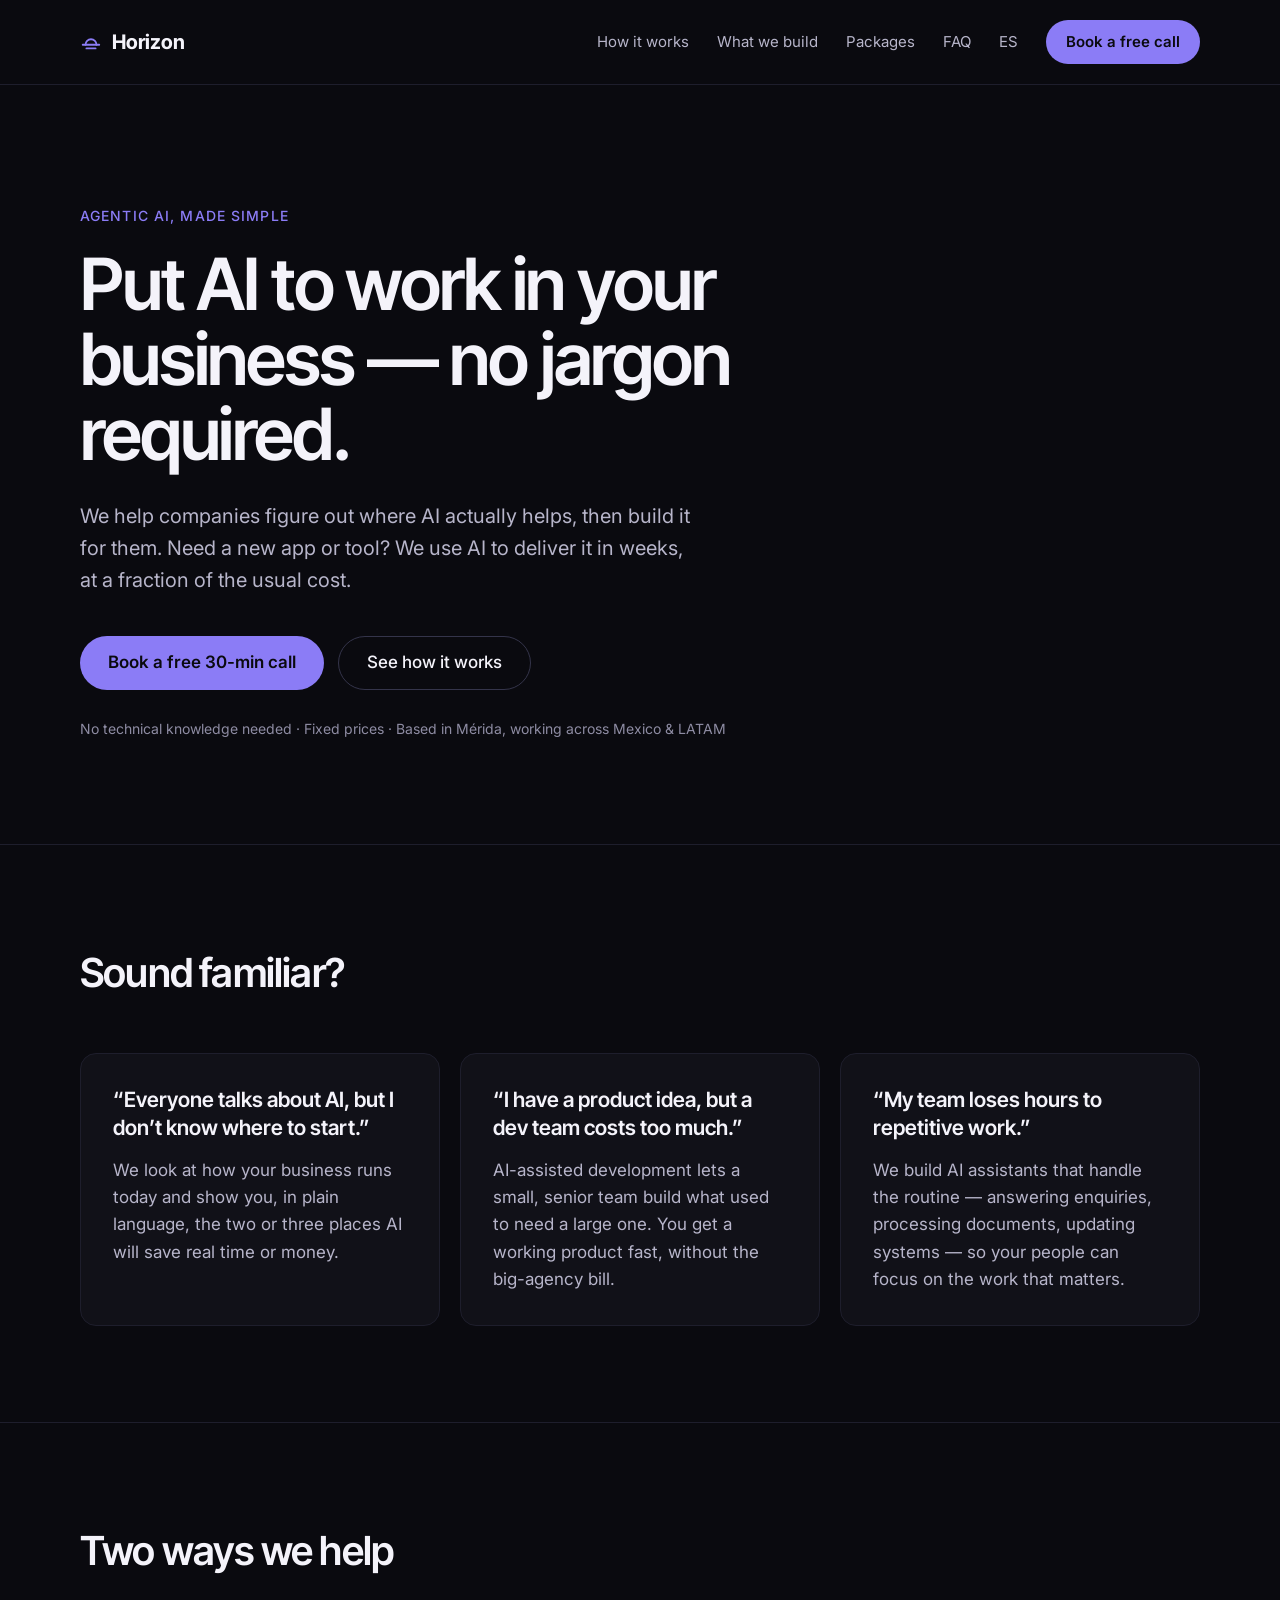
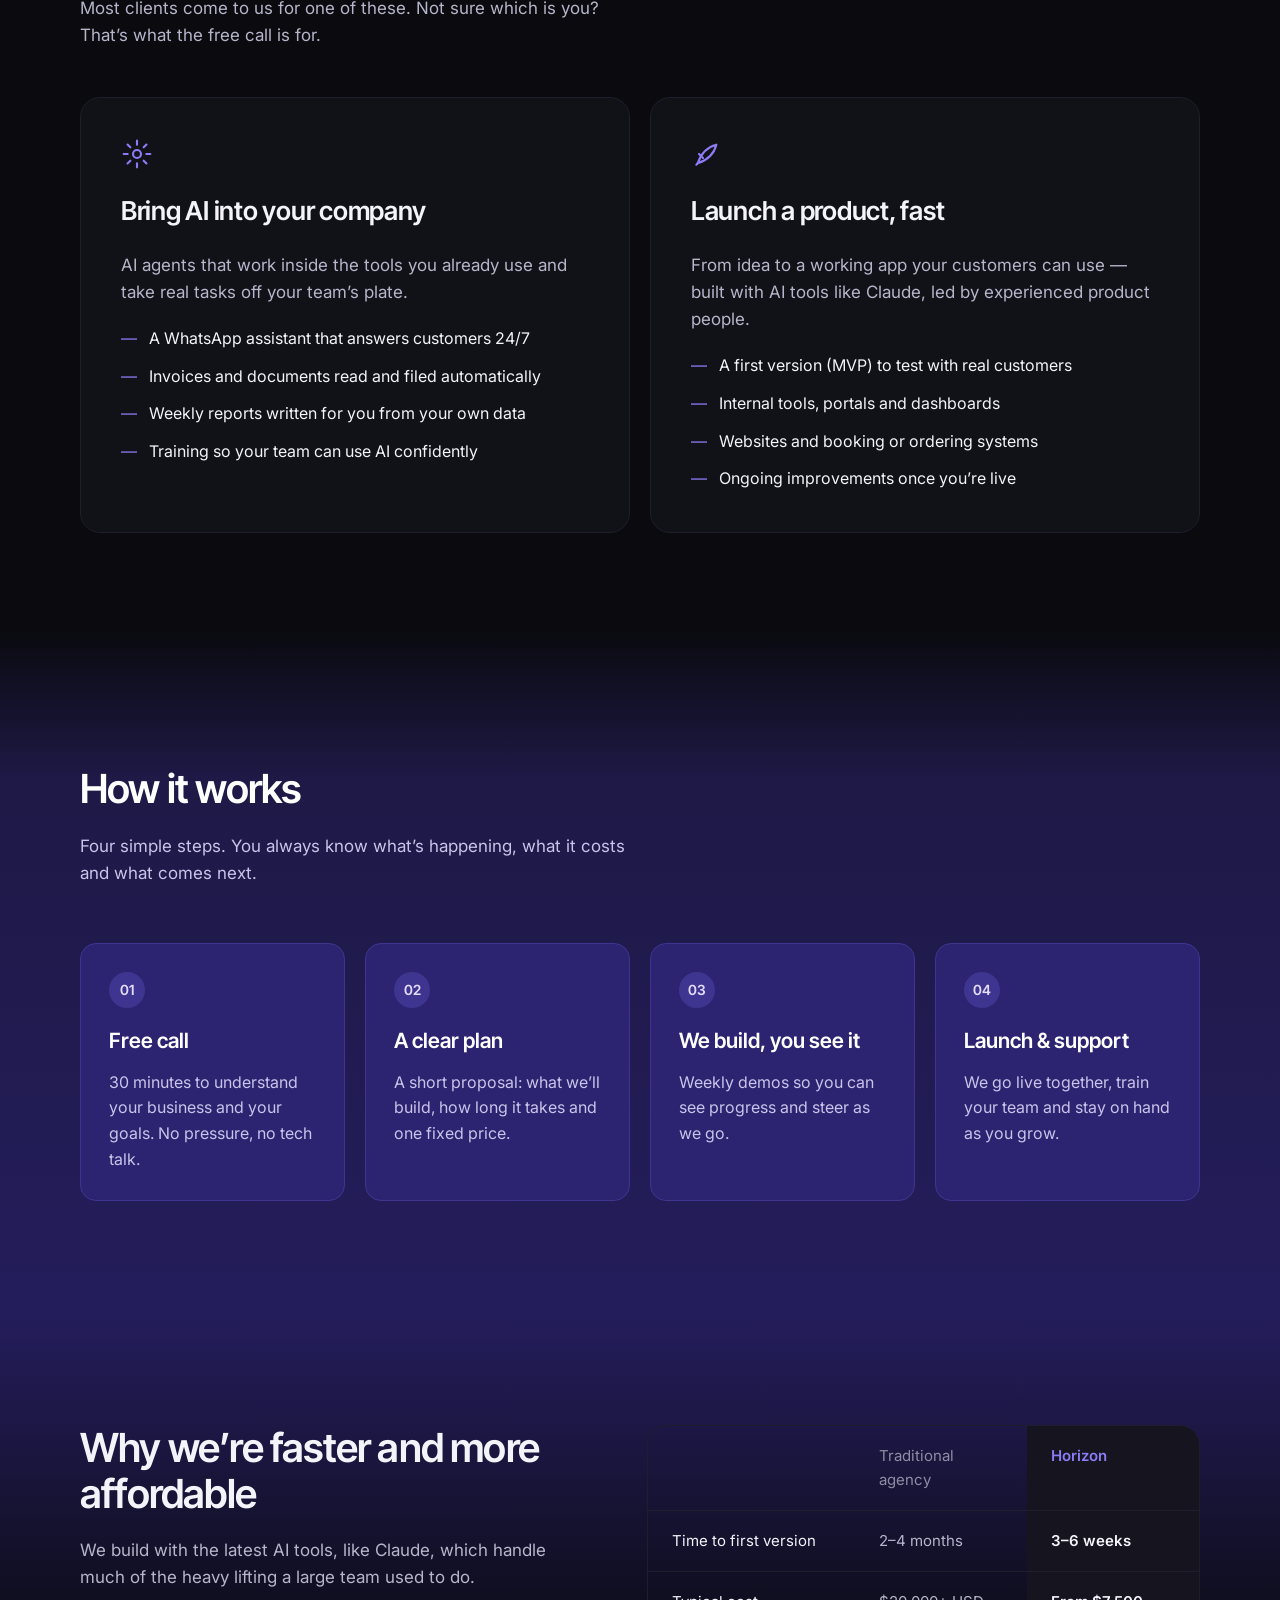
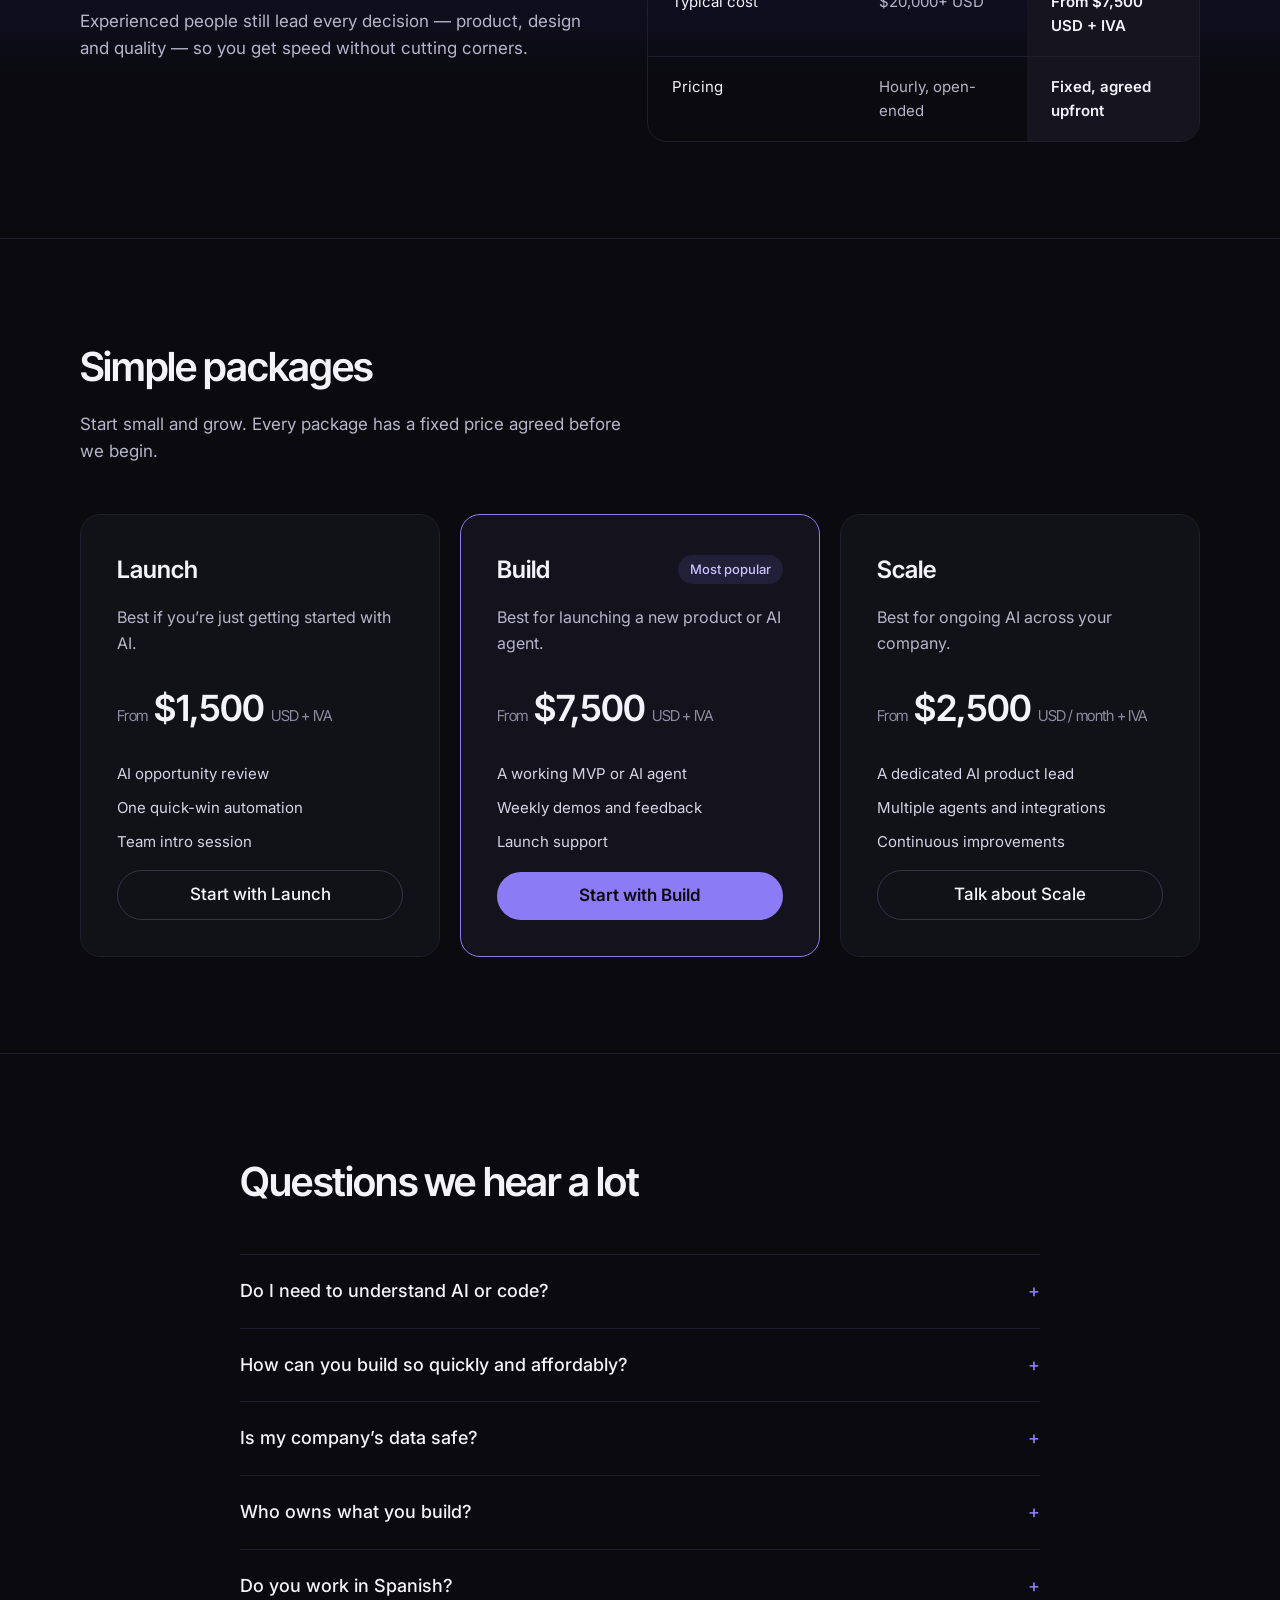
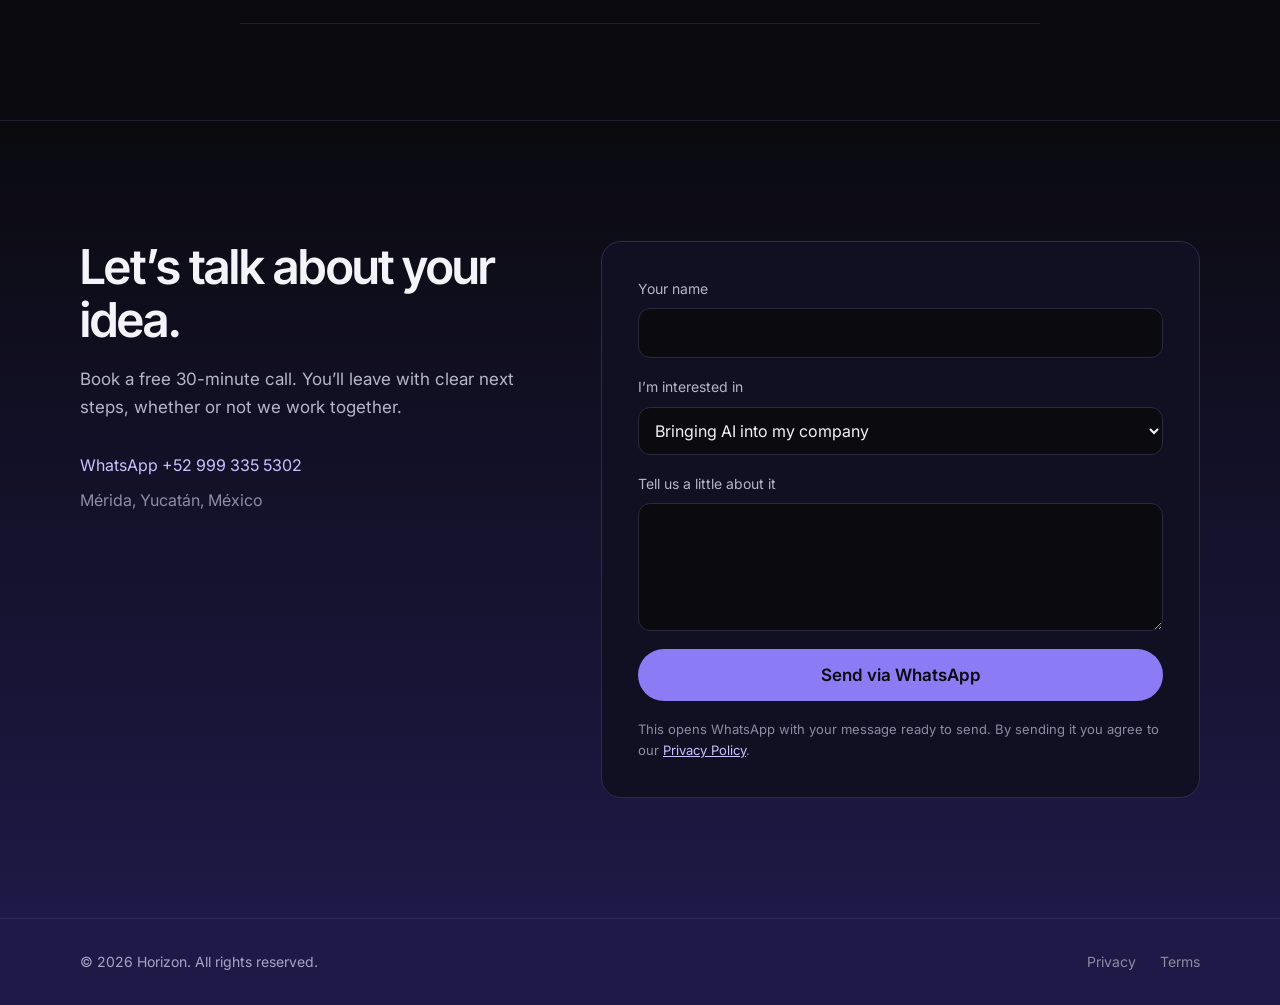
<file: index.html>
<!doctype html>
<html lang="en">
<head>
<meta charset="utf-8">
<meta name="viewport" content="width=device-width, initial-scale=1">
<title>Horizon — AI made simple for your business</title>
<meta name="description" content="Horizon helps businesses put AI to work and launch new products in weeks, at a fraction of the usual cost. Based in Mérida, working across Mexico and LATAM.">
<link rel="icon" href="data:image/svg+xml,%3Csvg xmlns='http://www.w3.org/2000/svg' viewBox='0 0 24 24' fill='none' stroke='%238B7CF6' stroke-width='2' stroke-linecap='round'%3E%3Cpath d='M3 15h18'/%3E%3Cpath d='M6 15a6 6 0 0 1 12 0'/%3E%3Cpath d='M7 19h10'/%3E%3C/svg%3E">
<link rel="alternate" hreflang="es" href="https://www.horizontech.com.mx/es/">
<link rel="preconnect" href="https://fonts.googleapis.com">
<link rel="stylesheet" href="https://fonts.googleapis.com/css2?family=Inter:wght@400;500;600&amp;family=Inter+Tight:wght@500;600;700&amp;display=swap">
<style>
body{margin:0;background:#0A0A0F}
a{color:#C9C2FF}a:hover{color:#FFFFFF}
details summary{list-style:none;cursor:pointer}
details summary::-webkit-details-marker{display:none}
details[open] .faq-plus{transform:rotate(45deg)}
.faq-plus{transition:transform .2s ease}
</style>
<style>html{scroll-behavior:smooth}</style>
</head>
<body>
<div style="background: #0A0A0F; color: #F4F3FA; font-family: Inter, system-ui, sans-serif; font-size: 17px; line-height: 1.6; min-height: 100vh">

  <!-- NAV -->
  <header style="border-bottom: 1px solid #1E1E2C">
    <nav aria-label="Main" style="max-width: 1120px; margin: 0 auto; padding: 20px 24px; display: flex; flex-wrap: wrap; align-items: center; justify-content: space-between; gap: 16px">
      <a href="#top" style="display: flex; align-items: center; gap: 10px; text-decoration: none; color: #F4F3FA; font-family: 'Inter Tight', sans-serif; font-weight: 700; font-size: 20px; letter-spacing: -0.01em">
        <svg width="22" height="22" viewBox="0 0 24 24" fill="none" stroke="#8B7CF6" stroke-width="2" stroke-linecap="round" aria-hidden="true"><path d="M3 15h18"></path><path d="M6 15a6 6 0 0 1 12 0"></path><path d="M7 19h10"></path></svg>
        Horizon
      </a>
      <div style="display: flex; flex-wrap: wrap; align-items: center; gap: 28px; font-size: 15px">
        <a href="#how" style="color: #B7B5CA; text-decoration: none">How it works</a>
        <a href="#build" style="color: #B7B5CA; text-decoration: none">What we build</a>
        <a href="#packages" style="color: #B7B5CA; text-decoration: none">Packages</a>
        <a href="#faq" style="color: #B7B5CA; text-decoration: none">FAQ</a>
        <a href="/es/" lang="es" style="color: #B7B5CA; text-decoration: none" aria-label="Ver en español">ES</a>
        <a href="#contact" style="display: inline-flex; align-items: center; min-height: 44px; padding: 0 20px; border-radius: 999px; background: #8B7CF6; color: #0A0A0F; font-weight: 600; text-decoration: none">Book a free call</a>
      </div>
    </nav>
  </header>

  <!-- HERO -->
  <section id="top" style="max-width: 1120px; margin: 0 auto; padding: 120px 24px 104px">
    <p style="margin: 0 0 20px; font-size: 14px; font-weight: 500; letter-spacing: 0.08em; text-transform: uppercase; color: #8B7CF6">Agentic AI, made simple</p>
    <h1 style="margin: 0; max-width: 860px; font-family: 'Inter Tight', sans-serif; font-weight: 600; font-size: clamp(40px, 6vw, 72px); line-height: 1.04; letter-spacing: -0.03em">Put AI to work in your business — no jargon required.</h1>
    <p style="margin: 28px 0 0; max-width: 620px; font-size: 20px; color: #B7B5CA">We help companies figure out where AI actually helps, then build it for them. Need a new app or tool? We use AI to deliver it in weeks, at a fraction of the usual cost.</p>
    <div style="margin-top: 40px; display: flex; flex-wrap: wrap; gap: 14px">
      <a href="#contact" style="display: inline-flex; align-items: center; min-height: 52px; padding: 0 28px; border-radius: 999px; background: #8B7CF6; color: #0A0A0F; font-weight: 600; text-decoration: none">Book a free 30-min call</a>
      <a href="#how" style="display: inline-flex; align-items: center; min-height: 52px; padding: 0 28px; border-radius: 999px; border: 1px solid #34344A; color: #F4F3FA; font-weight: 500; text-decoration: none">See how it works</a>
    </div>
    <p style="margin: 28px 0 0; font-size: 14px; color: #8E8CA3">No technical knowledge needed · Fixed prices · Based in Mérida, working across Mexico &amp; LATAM</p>
  </section>

  <!-- SOUND FAMILIAR -->
  <section style="border-top: 1px solid #1E1E2C">
    <div style="max-width: 1120px; margin: 0 auto; padding: 96px 24px">
      <h2 style="margin: 0 0 48px; font-family: 'Inter Tight', sans-serif; font-weight: 600; font-size: clamp(28px, 3.4vw, 40px); letter-spacing: -0.02em">Sound familiar?</h2>
      <div style="display: grid; grid-template-columns: repeat(auto-fit, minmax(280px, 1fr)); gap: 20px">
        <div style="padding: 32px; border: 1px solid #1E1E2C; border-radius: 16px; background: #111118">
          <p style="margin: 0 0 16px; font-family: 'Inter Tight', sans-serif; font-size: 21px; font-weight: 600; line-height: 1.3">“Everyone talks about AI, but I don’t know where to start.”</p>
          <p style="margin: 0; color: #B7B5CA">We look at how your business runs today and show you, in plain language, the two or three places AI will save real time or money.</p>
        </div>
        <div style="padding: 32px; border: 1px solid #1E1E2C; border-radius: 16px; background: #111118">
          <p style="margin: 0 0 16px; font-family: 'Inter Tight', sans-serif; font-size: 21px; font-weight: 600; line-height: 1.3">“I have a product idea, but a dev team costs too much.”</p>
          <p style="margin: 0; color: #B7B5CA">AI-assisted development lets a small, senior team build what used to need a large one. You get a working product fast, without the big-agency bill.</p>
        </div>
        <div style="padding: 32px; border: 1px solid #1E1E2C; border-radius: 16px; background: #111118">
          <p style="margin: 0 0 16px; font-family: 'Inter Tight', sans-serif; font-size: 21px; font-weight: 600; line-height: 1.3">“My team loses hours to repetitive work.”</p>
          <p style="margin: 0; color: #B7B5CA">We build AI assistants that handle the routine — answering enquiries, processing documents, updating systems — so your people can focus on the work that matters.</p>
        </div>
      </div>
    </div>
  </section>

  <!-- TWO PATHS -->
  <section id="build" style="border-top: 1px solid #1E1E2C">
    <div style="max-width: 1120px; margin: 0 auto; padding: 96px 24px">
      <h2 style="margin: 0 0 12px; font-family: 'Inter Tight', sans-serif; font-weight: 600; font-size: clamp(28px, 3.4vw, 40px); letter-spacing: -0.02em">Two ways we help</h2>
      <p style="margin: 0 0 48px; max-width: 560px; color: #B7B5CA">Most clients come to us for one of these. Not sure which is you? That’s what the free call is for.</p>
      <div style="display: grid; grid-template-columns: repeat(auto-fit, minmax(340px, 1fr)); gap: 20px">
        <div style="padding: 40px; border: 1px solid #1E1E2C; border-radius: 20px; background: #111118; display: flex; flex-direction: column; gap: 20px">
          <svg width="32" height="32" viewBox="0 0 24 24" fill="none" stroke="#8B7CF6" stroke-width="1.6" stroke-linecap="round" stroke-linejoin="round" aria-hidden="true"><circle cx="12" cy="12" r="3"></circle><path d="M12 2v3M12 19v3M2 12h3M19 12h3M4.9 4.9l2.1 2.1M17 17l2.1 2.1M4.9 19.1 7 17M17 7l2.1-2.1"></path></svg>
          <h3 style="margin: 0; font-family: 'Inter Tight', sans-serif; font-weight: 600; font-size: 26px; letter-spacing: -0.01em">Bring AI into your company</h3>
          <p style="margin: 0; color: #B7B5CA">AI agents that work inside the tools you already use and take real tasks off your team’s plate.</p>
          <div style="display: flex; flex-direction: column; gap: 12px; font-size: 16px">
            <p style="margin: 0; display: flex; gap: 12px"><span style="color: #8B7CF6" aria-hidden="true">—</span>A WhatsApp assistant that answers customers 24/7</p>
            <p style="margin: 0; display: flex; gap: 12px"><span style="color: #8B7CF6" aria-hidden="true">—</span>Invoices and documents read and filed automatically</p>
            <p style="margin: 0; display: flex; gap: 12px"><span style="color: #8B7CF6" aria-hidden="true">—</span>Weekly reports written for you from your own data</p>
            <p style="margin: 0; display: flex; gap: 12px"><span style="color: #8B7CF6" aria-hidden="true">—</span>Training so your team can use AI confidently</p>
          </div>
        </div>
        <div style="padding: 40px; border: 1px solid #1E1E2C; border-radius: 20px; background: #111118; display: flex; flex-direction: column; gap: 20px">
          <svg width="32" height="32" viewBox="0 0 24 24" fill="none" stroke="#8B7CF6" stroke-width="1.6" stroke-linecap="round" stroke-linejoin="round" aria-hidden="true"><path d="M5 19c2-6 6-12 14-14-2 8-8 12-14 14z"></path><path d="M9 15l-3-3"></path><path d="M5 19l-1 1"></path></svg>
          <h3 style="margin: 0; font-family: 'Inter Tight', sans-serif; font-weight: 600; font-size: 26px; letter-spacing: -0.01em">Launch a product, fast</h3>
          <p style="margin: 0; color: #B7B5CA">From idea to a working app your customers can use — built with AI tools like Claude, led by experienced product people.</p>
          <div style="display: flex; flex-direction: column; gap: 12px; font-size: 16px">
            <p style="margin: 0; display: flex; gap: 12px"><span style="color: #8B7CF6" aria-hidden="true">—</span>A first version (MVP) to test with real customers</p>
            <p style="margin: 0; display: flex; gap: 12px"><span style="color: #8B7CF6" aria-hidden="true">—</span>Internal tools, portals and dashboards</p>
            <p style="margin: 0; display: flex; gap: 12px"><span style="color: #8B7CF6" aria-hidden="true">—</span>Websites and booking or ordering systems</p>
            <p style="margin: 0; display: flex; gap: 12px"><span style="color: #8B7CF6" aria-hidden="true">—</span>Ongoing improvements once you’re live</p>
          </div>
        </div>
      </div>
    </div>
  </section>

  <!-- HOW IT WORKS -->
  <section id="how" style="background: linear-gradient(180deg, #0A0A0F 0%, #1E1946 22%, #241D5C 100%); color: #F4F3FA">
    <div style="max-width: 1120px; margin: 0 auto; padding: 128px 24px 112px">
      <h2 style="margin: 0 0 12px; font-family: 'Inter Tight', sans-serif; font-weight: 600; font-size: clamp(28px, 3.4vw, 40px); letter-spacing: -0.02em; color: #FFFFFF">How it works</h2>
      <p style="margin: 0 0 56px; max-width: 560px; color: #C9C4EA">Four simple steps. You always know what’s happening, what it costs and what comes next.</p>
      <ol style="margin: 0; padding: 0; list-style: none; display: grid; grid-template-columns: repeat(auto-fit, minmax(230px, 1fr)); gap: 20px">
        <li style="display: flex; flex-direction: column; gap: 12px; padding: 28px; border-radius: 16px; background: #2C2470; border: 1px solid #3E3590">
          <span style="display: inline-flex; align-items: center; justify-content: center; width: 36px; height: 36px; border-radius: 999px; background: #3E3590; font-family: 'Inter Tight', sans-serif; font-size: 14px; font-weight: 600; color: #E2DDFF">01</span>
          <h3 style="margin: 4px 0 0; font-family: 'Inter Tight', sans-serif; font-weight: 600; font-size: 21px; color: #FFFFFF">Free call</h3>
          <p style="margin: 0; color: #C9C4EA; font-size: 16px">30 minutes to understand your business and your goals. No pressure, no tech talk.</p>
        </li>
        <li style="display: flex; flex-direction: column; gap: 12px; padding: 28px; border-radius: 16px; background: #2C2470; border: 1px solid #3E3590">
          <span style="display: inline-flex; align-items: center; justify-content: center; width: 36px; height: 36px; border-radius: 999px; background: #3E3590; font-family: 'Inter Tight', sans-serif; font-size: 14px; font-weight: 600; color: #E2DDFF">02</span>
          <h3 style="margin: 4px 0 0; font-family: 'Inter Tight', sans-serif; font-weight: 600; font-size: 21px; color: #FFFFFF">A clear plan</h3>
          <p style="margin: 0; color: #C9C4EA; font-size: 16px">A short proposal: what we’ll build, how long it takes and one fixed price.</p>
        </li>
        <li style="display: flex; flex-direction: column; gap: 12px; padding: 28px; border-radius: 16px; background: #2C2470; border: 1px solid #3E3590">
          <span style="display: inline-flex; align-items: center; justify-content: center; width: 36px; height: 36px; border-radius: 999px; background: #3E3590; font-family: 'Inter Tight', sans-serif; font-size: 14px; font-weight: 600; color: #E2DDFF">03</span>
          <h3 style="margin: 4px 0 0; font-family: 'Inter Tight', sans-serif; font-weight: 600; font-size: 21px; color: #FFFFFF">We build, you see it</h3>
          <p style="margin: 0; color: #C9C4EA; font-size: 16px">Weekly demos so you can see progress and steer as we go.</p>
        </li>
        <li style="display: flex; flex-direction: column; gap: 12px; padding: 28px; border-radius: 16px; background: #2C2470; border: 1px solid #3E3590">
          <span style="display: inline-flex; align-items: center; justify-content: center; width: 36px; height: 36px; border-radius: 999px; background: #3E3590; font-family: 'Inter Tight', sans-serif; font-size: 14px; font-weight: 600; color: #E2DDFF">04</span>
          <h3 style="margin: 4px 0 0; font-family: 'Inter Tight', sans-serif; font-weight: 600; font-size: 21px; color: #FFFFFF">Launch &amp; support</h3>
          <p style="margin: 0; color: #C9C4EA; font-size: 16px">We go live together, train your team and stay on hand as you grow.</p>
        </li>
      </ol>
    </div>
  </section>

  <!-- WHY FASTER -->
  <section style="background: linear-gradient(180deg, #241D5C 0%, #0A0A0F 70%)">
    <div style="max-width: 1120px; margin: 0 auto; padding: 112px 24px 96px; display: flex; flex-wrap: wrap; gap: 56px; align-items: flex-start">
      <div style="flex: 1 1 380px; min-width: 0">
        <h2 style="margin: 0 0 20px; font-family: 'Inter Tight', sans-serif; font-weight: 600; font-size: clamp(28px, 3.4vw, 40px); letter-spacing: -0.02em; line-height: 1.15">Why we’re faster and more affordable</h2>
        <p style="margin: 0 0 16px; color: #B7B5CA">We build with the latest AI tools, like Claude, which handle much of the heavy lifting a large team used to do.</p>
        <p style="margin: 0; color: #B7B5CA">Experienced people still lead every decision — product, design and quality — so you get speed without cutting corners.</p>
      </div>
      <div style="flex: 1 1 420px; min-width: 0; border: 1px solid #1E1E2C; border-radius: 20px; overflow: hidden">
        <div style="display: grid; grid-template-columns: minmax(0, 1.2fr) minmax(0, 1fr) minmax(0, 1fr); font-size: 15px">
          <div style="padding: 18px 24px; border-bottom: 1px solid #1E1E2C; color: #8E8CA3"></div>
          <div style="padding: 18px 24px; border-bottom: 1px solid #1E1E2C; color: #8E8CA3">Traditional agency</div>
          <div style="padding: 18px 24px; border-bottom: 1px solid #1E1E2C; background: #15141F; color: #8B7CF6; font-weight: 600">Horizon</div>
          <div style="padding: 18px 24px; border-bottom: 1px solid #1E1E2C">Time to first version</div>
          <div style="padding: 18px 24px; border-bottom: 1px solid #1E1E2C; color: #B7B5CA">2–4 months</div>
          <div style="padding: 18px 24px; border-bottom: 1px solid #1E1E2C; background: #15141F; font-weight: 600">3–6 weeks</div>
          <div style="padding: 18px 24px; border-bottom: 1px solid #1E1E2C">Typical cost</div>
          <div style="padding: 18px 24px; border-bottom: 1px solid #1E1E2C; color: #B7B5CA">$20,000+ USD</div>
          <div style="padding: 18px 24px; border-bottom: 1px solid #1E1E2C; background: #15141F; font-weight: 600">From $7,500 USD + IVA</div>
          <div style="padding: 18px 24px">Pricing</div>
          <div style="padding: 18px 24px; color: #B7B5CA">Hourly, open-ended</div>
          <div style="padding: 18px 24px; background: #15141F; font-weight: 600">Fixed, agreed upfront</div>
        </div>
      </div>
    </div>
  </section>

  <!-- PACKAGES -->
  <section id="packages" style="border-top: 1px solid #1E1E2C">
    <div style="max-width: 1120px; margin: 0 auto; padding: 96px 24px">
      <h2 style="margin: 0 0 12px; font-family: 'Inter Tight', sans-serif; font-weight: 600; font-size: clamp(28px, 3.4vw, 40px); letter-spacing: -0.02em">Simple packages</h2>
      <p style="margin: 0 0 48px; max-width: 560px; color: #B7B5CA">Start small and grow. Every package has a fixed price agreed before we begin.</p>
      <div style="display: grid; grid-template-columns: repeat(auto-fit, minmax(280px, 1fr)); gap: 20px">
        <div style="padding: 36px; border: 1px solid #1E1E2C; border-radius: 20px; background: #111118; display: flex; flex-direction: column; gap: 16px">
          <h3 style="margin: 0; font-family: 'Inter Tight', sans-serif; font-weight: 600; font-size: 24px">Launch</h3>
          <p style="margin: 0; color: #B7B5CA; font-size: 16px">Best if you’re just getting started with AI.</p>
          <p style="margin: 8px 0; font-family: 'Inter Tight', sans-serif; font-size: 36px; font-weight: 600; letter-spacing: -0.02em"><span style="font-size: 15px; font-weight: 400; color: #8E8CA3">From</span> $1,500 <span style="font-size: 15px; font-weight: 400; color: #8E8CA3">USD + IVA</span></p>
          <div style="display: flex; flex-direction: column; gap: 10px; font-size: 15px; color: #D6D4E4">
            <p style="margin: 0">AI opportunity review</p>
            <p style="margin: 0">One quick-win automation</p>
            <p style="margin: 0">Team intro session</p>
          </div>
          <a href="#contact" style="margin-top: auto; display: inline-flex; justify-content: center; align-items: center; min-height: 48px; border-radius: 999px; border: 1px solid #34344A; color: #F4F3FA; font-weight: 500; text-decoration: none">Start with Launch</a>
        </div>
        <div style="padding: 36px; border: 1px solid #8B7CF6; border-radius: 20px; background: #14131D; display: flex; flex-direction: column; gap: 16px">
          <div style="display: flex; justify-content: space-between; align-items: center; gap: 12px">
            <h3 style="margin: 0; font-family: 'Inter Tight', sans-serif; font-weight: 600; font-size: 24px">Build</h3>
            <span style="font-size: 13px; font-weight: 500; padding: 4px 12px; border-radius: 999px; background: #221F38; color: #C9C2FF">Most popular</span>
          </div>
          <p style="margin: 0; color: #B7B5CA; font-size: 16px">Best for launching a new product or AI agent.</p>
          <p style="margin: 8px 0; font-family: 'Inter Tight', sans-serif; font-size: 36px; font-weight: 600; letter-spacing: -0.02em"><span style="font-size: 15px; font-weight: 400; color: #8E8CA3">From</span> $7,500 <span style="font-size: 15px; font-weight: 400; color: #8E8CA3">USD + IVA</span></p>
          <div style="display: flex; flex-direction: column; gap: 10px; font-size: 15px; color: #D6D4E4">
            <p style="margin: 0">A working MVP or AI agent</p>
            <p style="margin: 0">Weekly demos and feedback</p>
            <p style="margin: 0">Launch support</p>
          </div>
          <a href="#contact" style="margin-top: auto; display: inline-flex; justify-content: center; align-items: center; min-height: 48px; border-radius: 999px; background: #8B7CF6; color: #0A0A0F; font-weight: 600; text-decoration: none">Start with Build</a>
        </div>
        <div style="padding: 36px; border: 1px solid #1E1E2C; border-radius: 20px; background: #111118; display: flex; flex-direction: column; gap: 16px">
          <h3 style="margin: 0; font-family: 'Inter Tight', sans-serif; font-weight: 600; font-size: 24px">Scale</h3>
          <p style="margin: 0; color: #B7B5CA; font-size: 16px">Best for ongoing AI across your company.</p>
          <p style="margin: 8px 0; font-family: 'Inter Tight', sans-serif; font-size: 36px; font-weight: 600; letter-spacing: -0.02em"><span style="font-size: 15px; font-weight: 400; color: #8E8CA3">From</span> $2,500 <span style="font-size: 15px; font-weight: 400; color: #8E8CA3">USD / month + IVA</span></p>
          <div style="display: flex; flex-direction: column; gap: 10px; font-size: 15px; color: #D6D4E4">
            <p style="margin: 0">A dedicated AI product lead</p>
            <p style="margin: 0">Multiple agents and integrations</p>
            <p style="margin: 0">Continuous improvements</p>
          </div>
          <a href="#contact" style="margin-top: auto; display: inline-flex; justify-content: center; align-items: center; min-height: 48px; border-radius: 999px; border: 1px solid #34344A; color: #F4F3FA; font-weight: 500; text-decoration: none">Talk about Scale</a>
        </div>
      </div>
    </div>
  </section>

  <!-- FAQ -->
  <section id="faq" style="border-top: 1px solid #1E1E2C">
    <div style="max-width: 800px; margin: 0 auto; padding: 96px 24px">
      <h2 style="margin: 0 0 40px; font-family: 'Inter Tight', sans-serif; font-weight: 600; font-size: clamp(28px, 3.4vw, 40px); letter-spacing: -0.02em">Questions we hear a lot</h2>
      <details style="border-top: 1px solid #1E1E2C; padding: 22px 0">
        <summary style="display: flex; justify-content: space-between; gap: 16px; font-size: 18px; font-weight: 500">Do I need to understand AI or code?<span class="faq-plus" style="color: #8B7CF6" aria-hidden="true">+</span></summary>
        <p style="margin: 12px 0 0; color: #B7B5CA">Not at all. You tell us what your business needs; we handle the technology and explain everything in plain language.</p>
      </details>
      <details style="border-top: 1px solid #1E1E2C; padding: 22px 0">
        <summary style="display: flex; justify-content: space-between; gap: 16px; font-size: 18px; font-weight: 500">How can you build so quickly and affordably?<span class="faq-plus" style="color: #8B7CF6" aria-hidden="true">+</span></summary>
        <p style="margin: 12px 0 0; color: #B7B5CA">AI tools like Claude speed up design, coding and testing. A small senior team guides and checks the work, so you pay for expertise, not hours.</p>
      </details>
      <details style="border-top: 1px solid #1E1E2C; padding: 22px 0">
        <summary style="display: flex; justify-content: space-between; gap: 16px; font-size: 18px; font-weight: 500">Is my company’s data safe?<span class="faq-plus" style="color: #8B7CF6" aria-hidden="true">+</span></summary>
        <p style="margin: 12px 0 0; color: #B7B5CA">We only use the data a project needs, work with trusted providers and agree with you upfront how your information is handled.</p>
      </details>
      <details style="border-top: 1px solid #1E1E2C; padding: 22px 0">
        <summary style="display: flex; justify-content: space-between; gap: 16px; font-size: 18px; font-weight: 500">Who owns what you build?<span class="faq-plus" style="color: #8B7CF6" aria-hidden="true">+</span></summary>
        <p style="margin: 12px 0 0; color: #B7B5CA">You do, once the project is paid in full.</p>
      </details>
      <details style="border-top: 1px solid #1E1E2C; border-bottom: 1px solid #1E1E2C; padding: 22px 0">
        <summary style="display: flex; justify-content: space-between; gap: 16px; font-size: 18px; font-weight: 500">Do you work in Spanish?<span class="faq-plus" style="color: #8B7CF6" aria-hidden="true">+</span></summary>
        <p style="margin: 12px 0 0; color: #B7B5CA">Yes — we work in English and Spanish with clients across Mexico, LATAM and beyond.</p>
      </details>
    </div>
  </section>

  <!-- CONTACT -->
  <section id="contact" style="border-top: 1px solid #1E1E2C; background: linear-gradient(180deg, #0A0A0F 0%, #15122E 55%, #1E1946 100%)">
    <div style="max-width: 1120px; margin: 0 auto; padding: 120px 24px; display: flex; flex-wrap: wrap; gap: 56px">
      <div style="flex: 1 1 360px; min-width: 0; display: flex; flex-direction: column; gap: 20px">
        <h2 style="margin: 0; font-family: 'Inter Tight', sans-serif; font-weight: 600; font-size: clamp(32px, 4vw, 48px); letter-spacing: -0.02em; line-height: 1.1">Let’s talk about your idea.</h2>
        <p style="margin: 0; color: #B7B5CA">Book a free 30-minute call. You’ll leave with clear next steps, whether or not we work together.</p>
        <div style="display: flex; flex-direction: column; gap: 10px; margin-top: 12px; font-size: 16px">
          <a href="https://wa.me/529993355302" style="text-decoration: none">WhatsApp +52 999 335 5302</a>
          <span style="color: #8E8CA3">Mérida, Yucatán, México</span>
        </div>
      </div>
      <form id="contact-form" style="flex: 1 1 420px; min-width: 0; display: flex; flex-direction: column; gap: 18px; padding: 36px; border: 1px solid #2E2A55; border-radius: 20px; background: #110F22">
        <label for="c-name" style="display: flex; flex-direction: column; gap: 8px; font-size: 14px; color: #B7B5CA">Your name
          <input id="c-name" name="name" type="text" required autocomplete="name" style="min-height: 48px; padding: 0 16px; border-radius: 12px; border: 1px solid #2A2A3C; background: #0A0A0F; color: #F4F3FA; font: inherit; font-size: 16px">
        </label>
        <label for="c-need" style="display: flex; flex-direction: column; gap: 8px; font-size: 14px; color: #B7B5CA">I’m interested in
          <select id="c-need" name="interest" style="min-height: 48px; padding: 0 12px; border-radius: 12px; border: 1px solid #2A2A3C; background: #0A0A0F; color: #F4F3FA; font: inherit; font-size: 16px">
            <option>Bringing AI into my company</option>
            <option>Launching a new product</option>
            <option>Not sure yet</option>
          </select>
        </label>
        <label for="c-msg" style="display: flex; flex-direction: column; gap: 8px; font-size: 14px; color: #B7B5CA">Tell us a little about it
          <textarea id="c-msg" name="message" rows="4" style="padding: 12px 16px; border-radius: 12px; border: 1px solid #2A2A3C; background: #0A0A0F; color: #F4F3FA; font: inherit; font-size: 16px; resize: vertical"></textarea>
        </label>
        <button type="submit" style="min-height: 52px; border: 0; border-radius: 999px; background: #8B7CF6; color: #0A0A0F; font: inherit; font-weight: 600; cursor: pointer">Send via WhatsApp</button>
        <p style="margin: 0; font-size: 13px; color: #8E8CA3">This opens WhatsApp with your message ready to send. By sending it you agree to our <a href="/privacy.html">Privacy Policy</a>.</p>
      </form>
    </div>
  </section>

  <!-- FOOTER -->
  <footer style="border-top: 1px solid #2E2A55; background: #1E1946">
    <div style="max-width: 1120px; margin: 0 auto; padding: 32px 24px; display: flex; flex-wrap: wrap; justify-content: space-between; gap: 16px; font-size: 14px; color: #A9A5C8">
      <span>© 2026 Horizon. All rights reserved.</span>
      <div style="display: flex; gap: 24px">
        <a href="/privacy.html" style="color: #8E8CA3; text-decoration: none">Privacy</a>
        <a href="/terms.html" style="color: #8E8CA3; text-decoration: none">Terms</a>
      </div>
    </div>
  </footer>
</div>
<script>
(function () {
  var form = document.getElementById('contact-form');
  if (!form) return;
  form.addEventListener('submit', function (e) {
    e.preventDefault();
    var name = document.getElementById('c-name').value.trim();
    var need = document.getElementById('c-need').value;
    var msg = document.getElementById('c-msg').value.trim();
    var text = 'Hi Horizon! I'm ' + name + '.\nInterested in: ' + need + (msg ? '\n\n' + msg : '');
    var url = 'https://wa.me/529993355302?text=' + encodeURIComponent(text);
    var win = window.open(url, '_blank');
    if (!win) window.location.href = url;
  });
})();
</script>
</body>
</html>
</file>
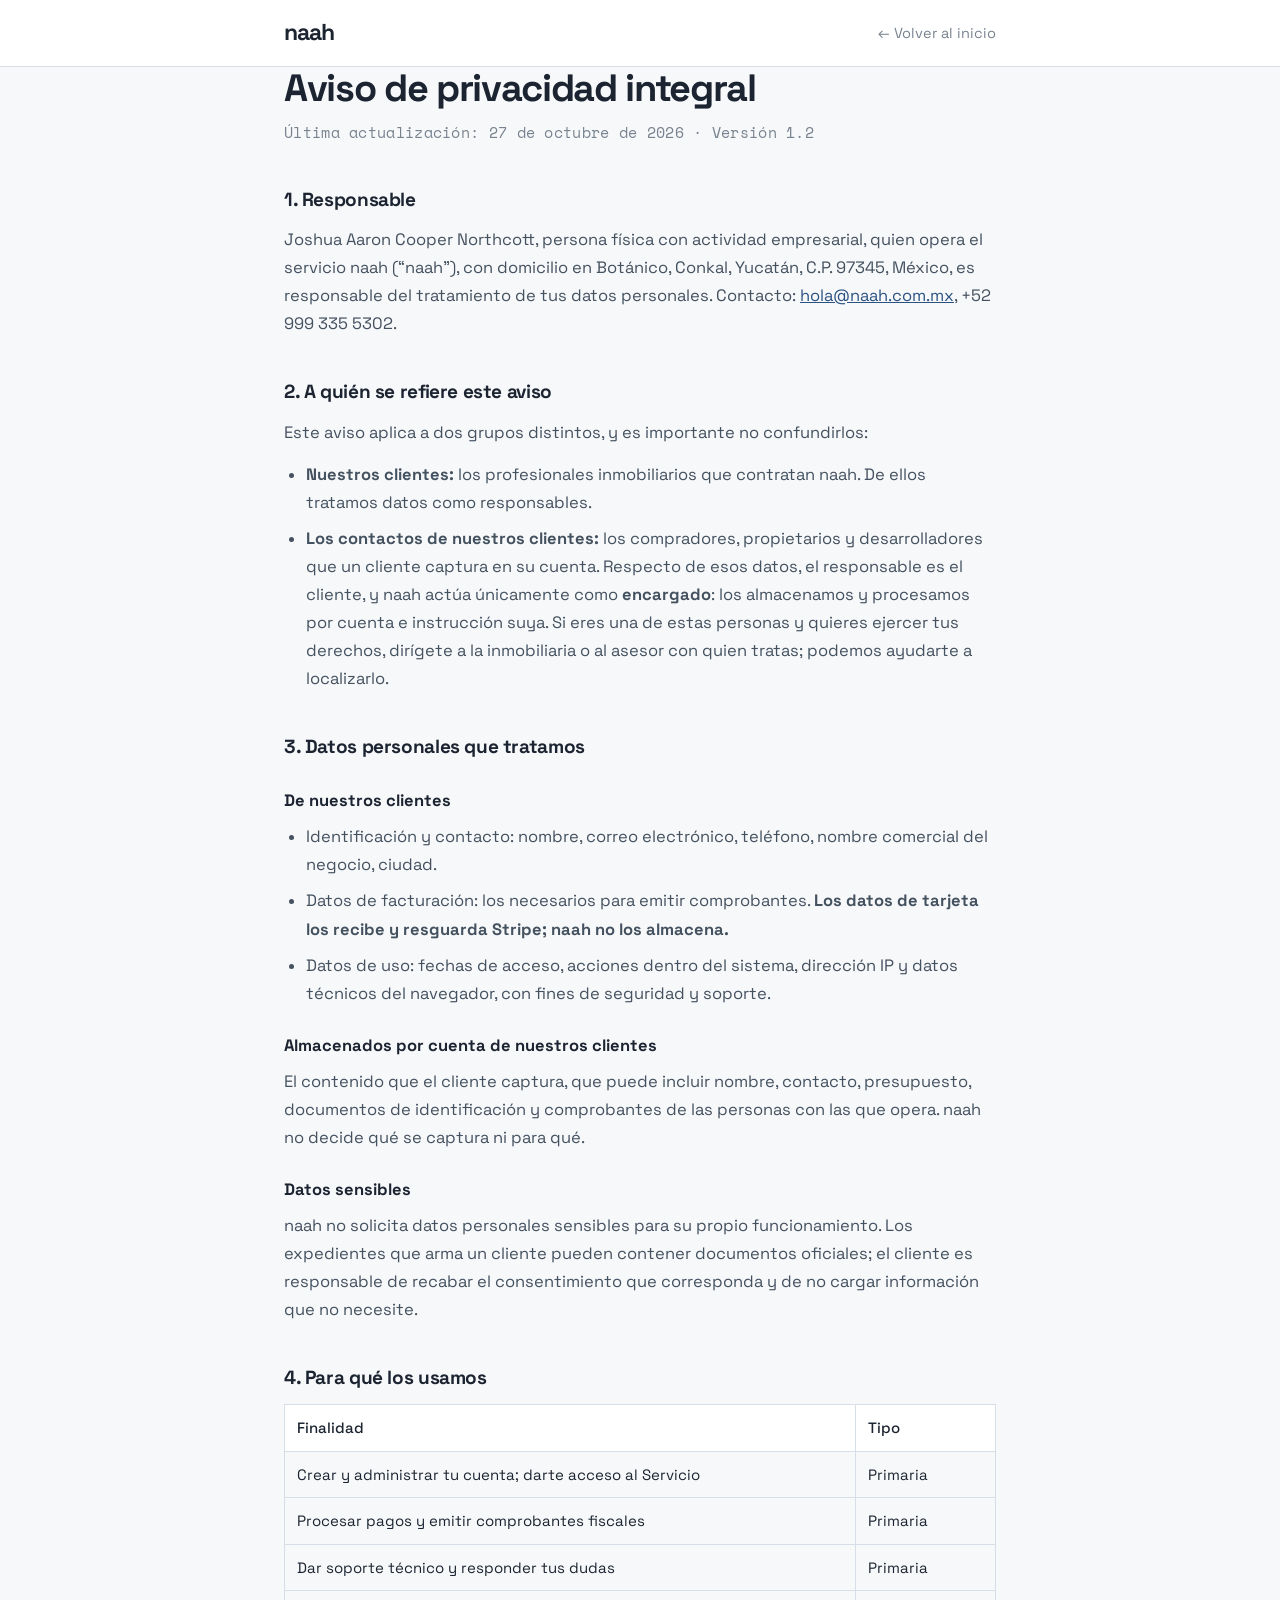
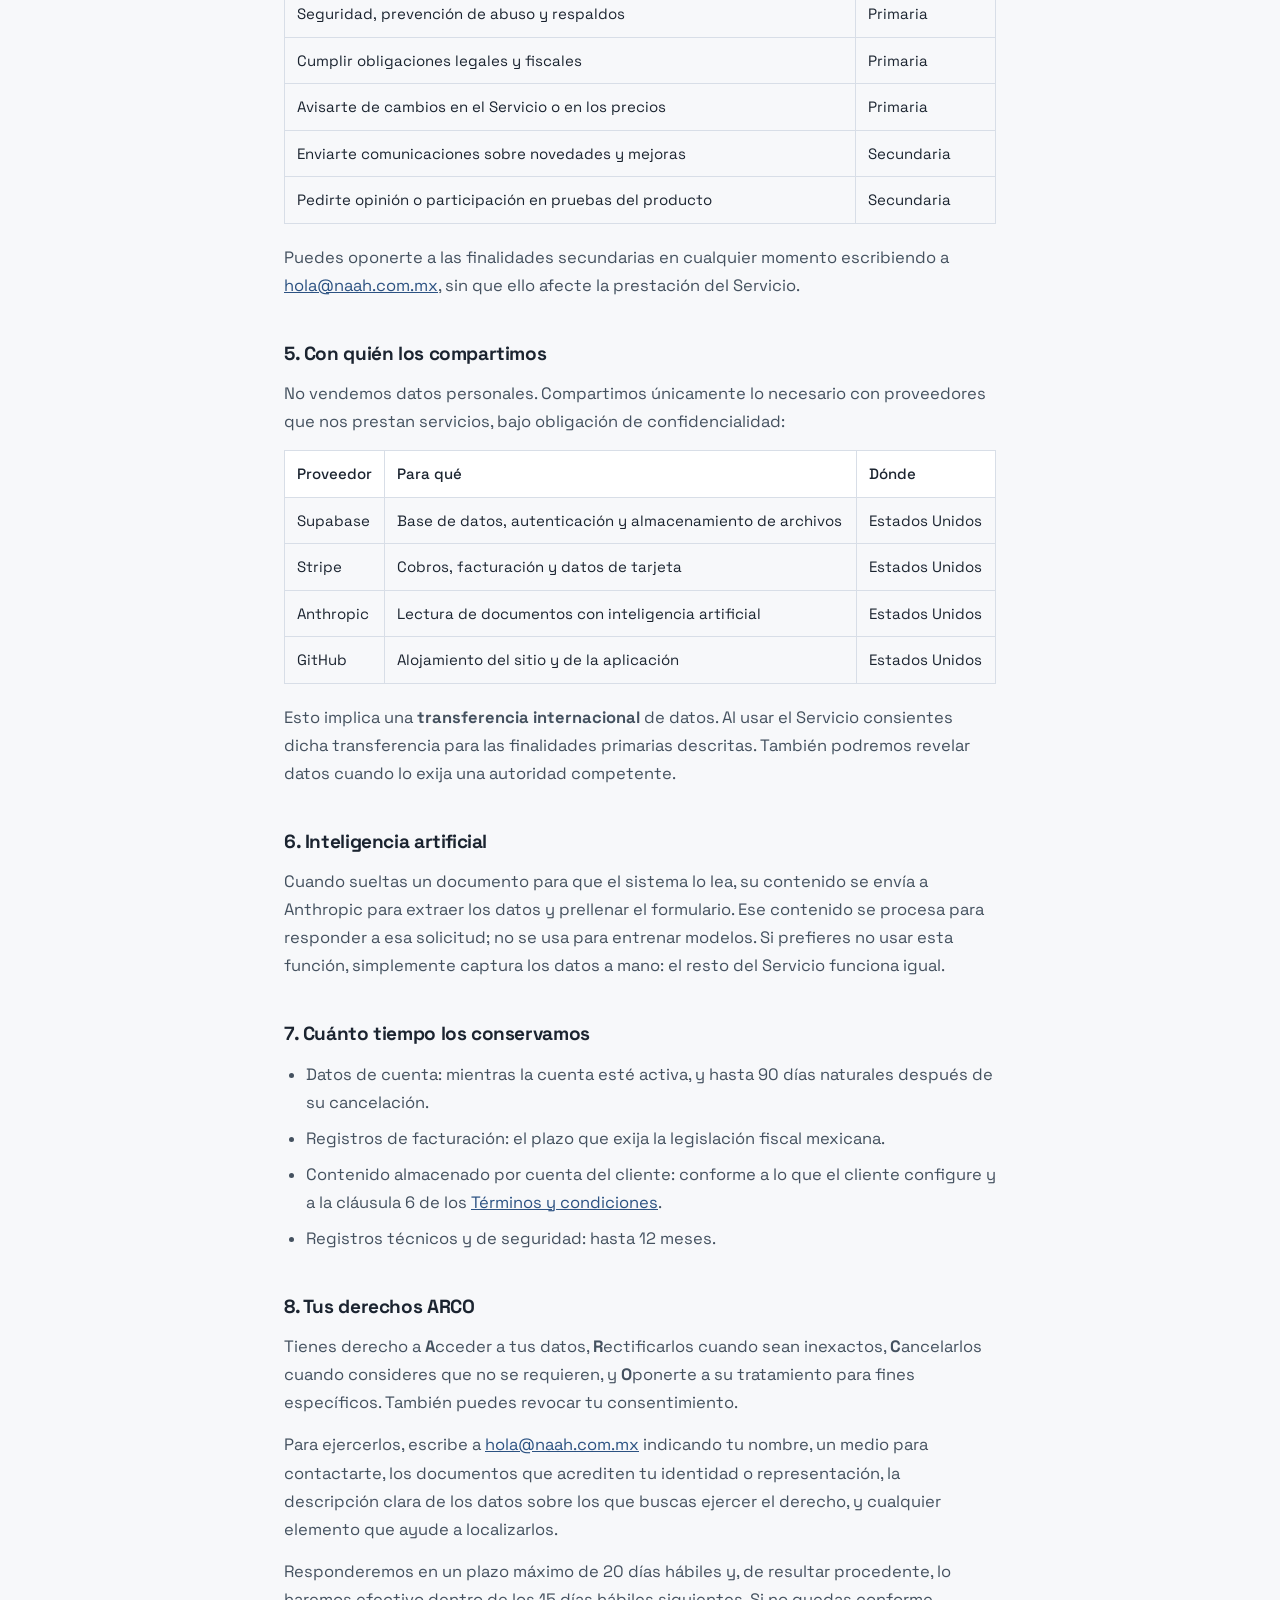
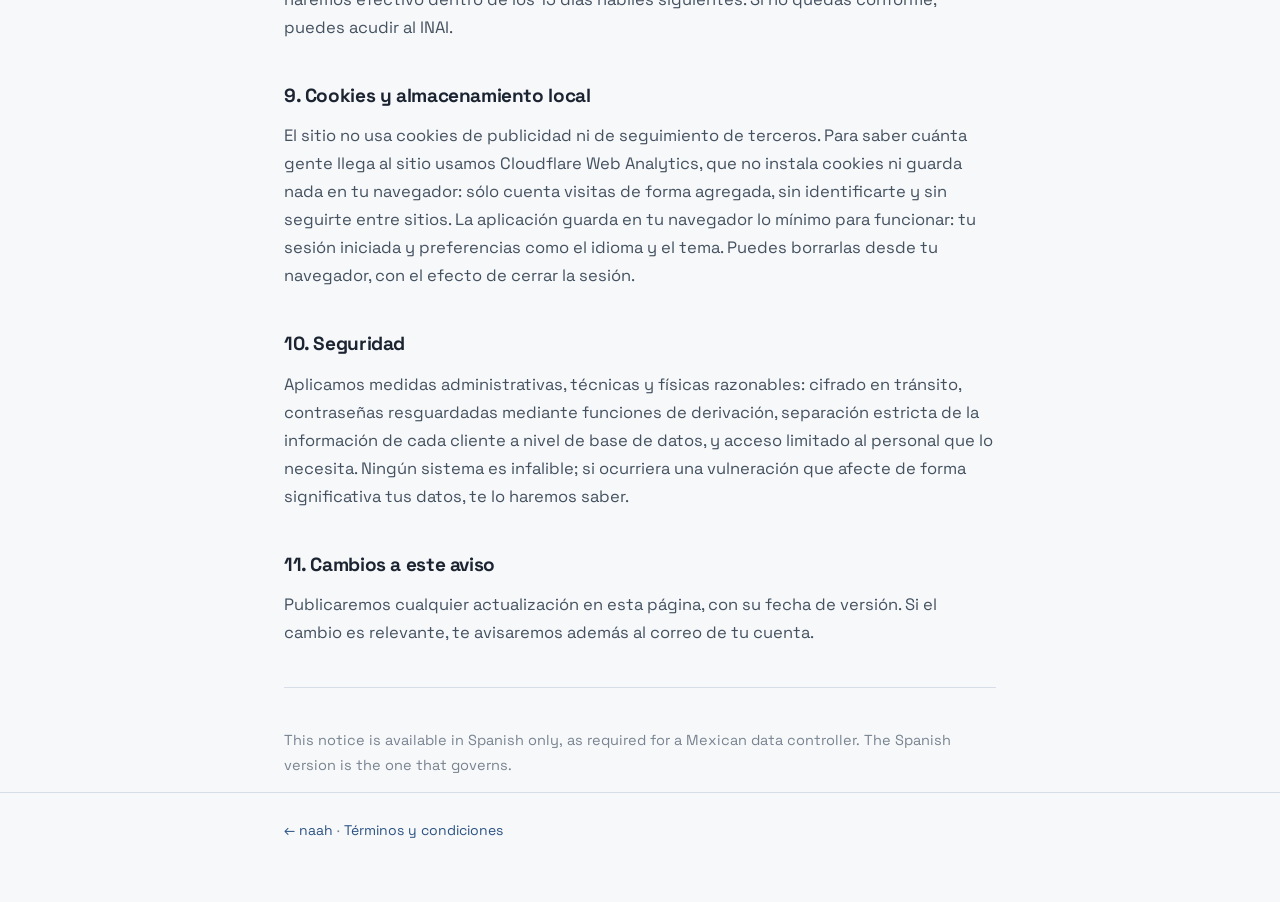
<file: privacidad.html>
<!doctype html>
<html lang="es">
<head>
<meta charset="utf-8">
<meta name="viewport" content="width=device-width,initial-scale=1">
<title>Aviso de privacidad — naah</title>
<meta name="robots" content="index,follow">
<meta name="theme-color" content="#F7F8FA">
<link rel="preconnect" href="https://fonts.googleapis.com">
<link rel="preconnect" href="https://fonts.gstatic.com" crossorigin>
<link rel="stylesheet" href="https://fonts.googleapis.com/css2?family=Space+Grotesk:wght@400;500;700&family=Space+Mono:wght@400&display=swap">
<link rel="stylesheet" href="legal.css">
<link rel="icon" href="data:image/svg+xml,<svg xmlns='http://www.w3.org/2000/svg' viewBox='0 0 100 100'><rect width='100' height='100' rx='22' fill='%232C5282'/><g transform='translate(50 50) scale(0.74) translate(-50 -50)'><path d='M16 84V52a34 34 0 0 1 68 0v32H64V52a14 14 0 0 0-28 0v32Z' fill='%23FFFDF8'/></g></svg>">
</head>
<body>

<header>
  <div class="wrap bar">
    <a class="mark" href="index.html">naah</a>
    <a class="back" href="index.html">← Volver al inicio</a>
  </div>
</header>

<main class="wrap">

  <h1>Aviso de privacidad integral</h1>
  <p class="sub">Última actualización: 27 de octubre de 2026 · Versión 1.2</p>


  <h2>1. Responsable</h2>
  <p>Joshua Aaron Cooper Northcott, persona física con actividad empresarial, quien opera el servicio naah (“naah”), con domicilio en Botánico, Conkal, Yucatán, C.P. 97345, México, es responsable del tratamiento de tus datos personales. Contacto: <a href="mailto:hola@naah.com.mx">hola@naah.com.mx</a>, +52 999 335 5302.</p>

  <h2>2. A quién se refiere este aviso</h2>
  <p>Este aviso aplica a dos grupos distintos, y es importante no confundirlos:</p>
  <ul>
    <li><b>Nuestros clientes:</b> los profesionales inmobiliarios que contratan naah. De ellos tratamos datos como responsables.</li>
    <li><b>Los contactos de nuestros clientes:</b> los compradores, propietarios y desarrolladores que un cliente captura en su cuenta. Respecto de esos datos, el responsable es el cliente, y naah actúa únicamente como <b>encargado</b>: los almacenamos y procesamos por cuenta e instrucción suya. Si eres una de estas personas y quieres ejercer tus derechos, dirígete a la inmobiliaria o al asesor con quien tratas; podemos ayudarte a localizarlo.</li>
  </ul>

  <h2>3. Datos personales que tratamos</h2>
  <h3>De nuestros clientes</h3>
  <ul>
    <li>Identificación y contacto: nombre, correo electrónico, teléfono, nombre comercial del negocio, ciudad.</li>
    <li>Datos de facturación: los necesarios para emitir comprobantes. <b>Los datos de tarjeta los recibe y resguarda Stripe; naah no los almacena.</b></li>
    <li>Datos de uso: fechas de acceso, acciones dentro del sistema, dirección IP y datos técnicos del navegador, con fines de seguridad y soporte.</li>
  </ul>
  <h3>Almacenados por cuenta de nuestros clientes</h3>
  <p>El contenido que el cliente captura, que puede incluir nombre, contacto, presupuesto, documentos de identificación y comprobantes de las personas con las que opera. naah no decide qué se captura ni para qué.</p>

  <h3>Datos sensibles</h3>
  <p>naah no solicita datos personales sensibles para su propio funcionamiento. Los expedientes que arma un cliente pueden contener documentos oficiales; el cliente es responsable de recabar el consentimiento que corresponda y de no cargar información que no necesite.</p>

  <h2>4. Para qué los usamos</h2>
  <table>
    <tr><th>Finalidad</th><th>Tipo</th></tr>
    <tr><td>Crear y administrar tu cuenta; darte acceso al Servicio</td><td>Primaria</td></tr>
    <tr><td>Procesar pagos y emitir comprobantes fiscales</td><td>Primaria</td></tr>
    <tr><td>Dar soporte técnico y responder tus dudas</td><td>Primaria</td></tr>
    <tr><td>Seguridad, prevención de abuso y respaldos</td><td>Primaria</td></tr>
    <tr><td>Cumplir obligaciones legales y fiscales</td><td>Primaria</td></tr>
    <tr><td>Avisarte de cambios en el Servicio o en los precios</td><td>Primaria</td></tr>
    <tr><td>Enviarte comunicaciones sobre novedades y mejoras</td><td>Secundaria</td></tr>
    <tr><td>Pedirte opinión o participación en pruebas del producto</td><td>Secundaria</td></tr>
  </table>
  <p>Puedes oponerte a las finalidades secundarias en cualquier momento escribiendo a <a href="mailto:hola@naah.com.mx">hola@naah.com.mx</a>, sin que ello afecte la prestación del Servicio.</p>

  <h2>5. Con quién los compartimos</h2>
  <p>No vendemos datos personales. Compartimos únicamente lo necesario con proveedores que nos prestan servicios, bajo obligación de confidencialidad:</p>
  <table>
    <tr><th>Proveedor</th><th>Para qué</th><th>Dónde</th></tr>
    <tr><td>Supabase</td><td>Base de datos, autenticación y almacenamiento de archivos</td><td>Estados Unidos</td></tr>
    <tr><td>Stripe</td><td>Cobros, facturación y datos de tarjeta</td><td>Estados Unidos</td></tr>
    <tr><td>Anthropic</td><td>Lectura de documentos con inteligencia artificial</td><td>Estados Unidos</td></tr>
    <tr><td>GitHub</td><td>Alojamiento del sitio y de la aplicación</td><td>Estados Unidos</td></tr>
  </table>
  <p>Esto implica una <b>transferencia internacional</b> de datos. Al usar el Servicio consientes dicha transferencia para las finalidades primarias descritas. También podremos revelar datos cuando lo exija una autoridad competente.</p>

  <h2>6. Inteligencia artificial</h2>
  <p>Cuando sueltas un documento para que el sistema lo lea, su contenido se envía a Anthropic para extraer los datos y prellenar el formulario. Ese contenido se procesa para responder a esa solicitud; no se usa para entrenar modelos. Si prefieres no usar esta función, simplemente captura los datos a mano: el resto del Servicio funciona igual.</p>

  <h2>7. Cuánto tiempo los conservamos</h2>
  <ul>
    <li>Datos de cuenta: mientras la cuenta esté activa, y hasta 90 días naturales después de su cancelación.</li>
    <li>Registros de facturación: el plazo que exija la legislación fiscal mexicana.</li>
    <li>Contenido almacenado por cuenta del cliente: conforme a lo que el cliente configure y a la cláusula 6 de los <a href="terminos.html">Términos y condiciones</a>.</li>
    <li>Registros técnicos y de seguridad: hasta 12 meses.</li>
  </ul>

  <h2>8. Tus derechos ARCO</h2>
  <p>Tienes derecho a <b>A</b>cceder a tus datos, <b>R</b>ectificarlos cuando sean inexactos, <b>C</b>ancelarlos cuando consideres que no se requieren, y <b>O</b>ponerte a su tratamiento para fines específicos. También puedes revocar tu consentimiento.</p>
  <p>Para ejercerlos, escribe a <a href="mailto:hola@naah.com.mx">hola@naah.com.mx</a> indicando tu nombre, un medio para contactarte, los documentos que acrediten tu identidad o representación, la descripción clara de los datos sobre los que buscas ejercer el derecho, y cualquier elemento que ayude a localizarlos.</p>
  <p>Responderemos en un plazo máximo de 20 días hábiles y, de resultar procedente, lo haremos efectivo dentro de los 15 días hábiles siguientes. Si no quedas conforme, puedes acudir al INAI.</p>

  <h2>9. Cookies y almacenamiento local</h2>
  <p>El sitio no usa cookies de publicidad ni de seguimiento de terceros. Para saber cuánta gente llega al sitio usamos Cloudflare Web Analytics, que no instala cookies ni guarda nada en tu navegador: sólo cuenta visitas de forma agregada, sin identificarte y sin seguirte entre sitios. La aplicación guarda en tu navegador lo mínimo para funcionar: tu sesión iniciada y preferencias como el idioma y el tema. Puedes borrarlas desde tu navegador, con el efecto de cerrar la sesión.</p>

  <h2>10. Seguridad</h2>
  <p>Aplicamos medidas administrativas, técnicas y físicas razonables: cifrado en tránsito, contraseñas resguardadas mediante funciones de derivación, separación estricta de la información de cada cliente a nivel de base de datos, y acceso limitado al personal que lo necesita. Ningún sistema es infalible; si ocurriera una vulneración que afecte de forma significativa tus datos, te lo haremos saber.</p>

  <h2>11. Cambios a este aviso</h2>
  <p>Publicaremos cualquier actualización en esta página, con su fecha de versión. Si el cambio es relevante, te avisaremos además al correo de tu cuenta.</p>

  <hr>
  <p style="font-size:14.5px;color:#77838F">This notice is available in Spanish only, as required for a Mexican data controller. The Spanish version is the one that governs.</p>

</main>

<footer>
  <div class="wrap">
    <a href="index.html">← naah</a> · <a href="terminos.html">Términos y condiciones</a>
  </div>
</footer>

<!-- Cloudflare Web Analytics. Cookieless and stores nothing in the
     browser, which is what lets clause 9 of the privacy notice keep
     saying the site sets no tracking cookies. The token is public by
     design: it ships in this page and identifies the site, not the
     account. -->
<script type='module' src='https://static.cloudflareinsights.com/beacon.min.js' data-cf-beacon='{"token": "0ce17af3aefd42b3adac2c09695ae450"}'></script>
<!-- End Cloudflare Web Analytics -->
</body>
</html>
</file>
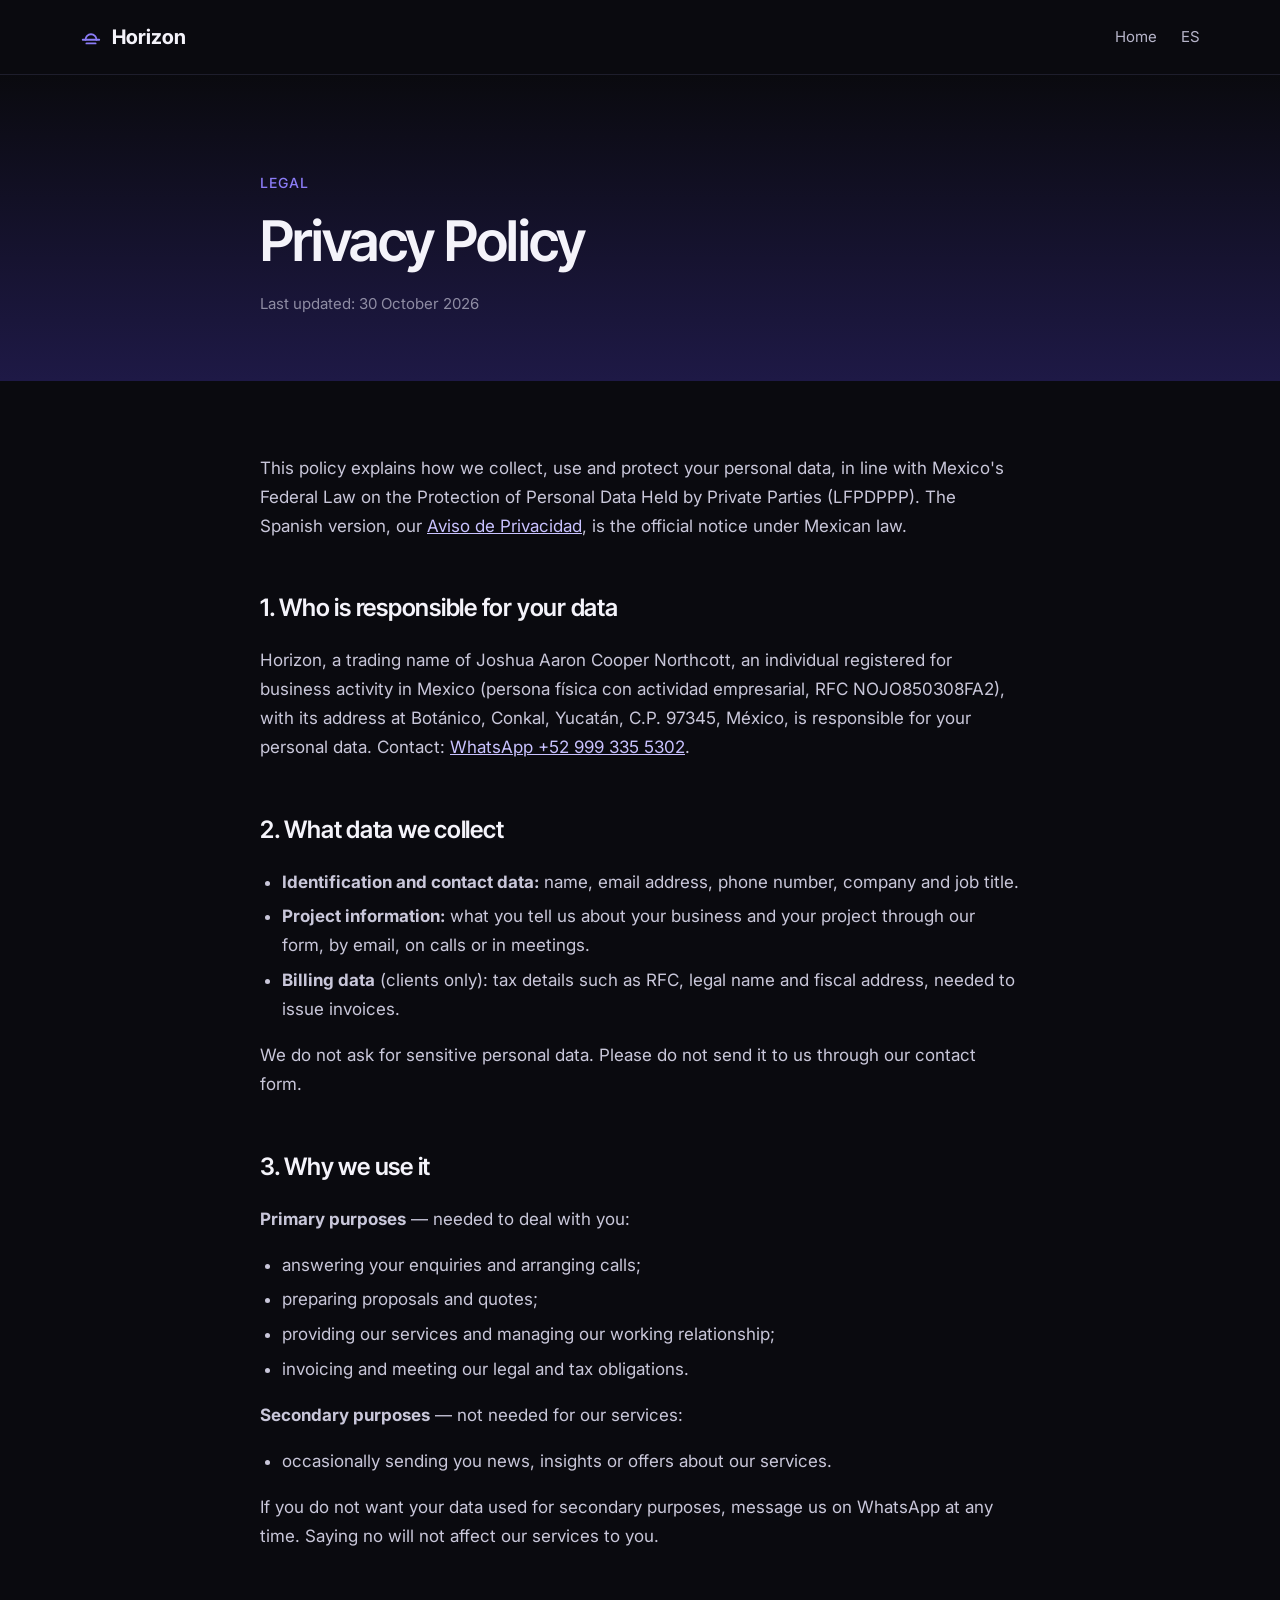
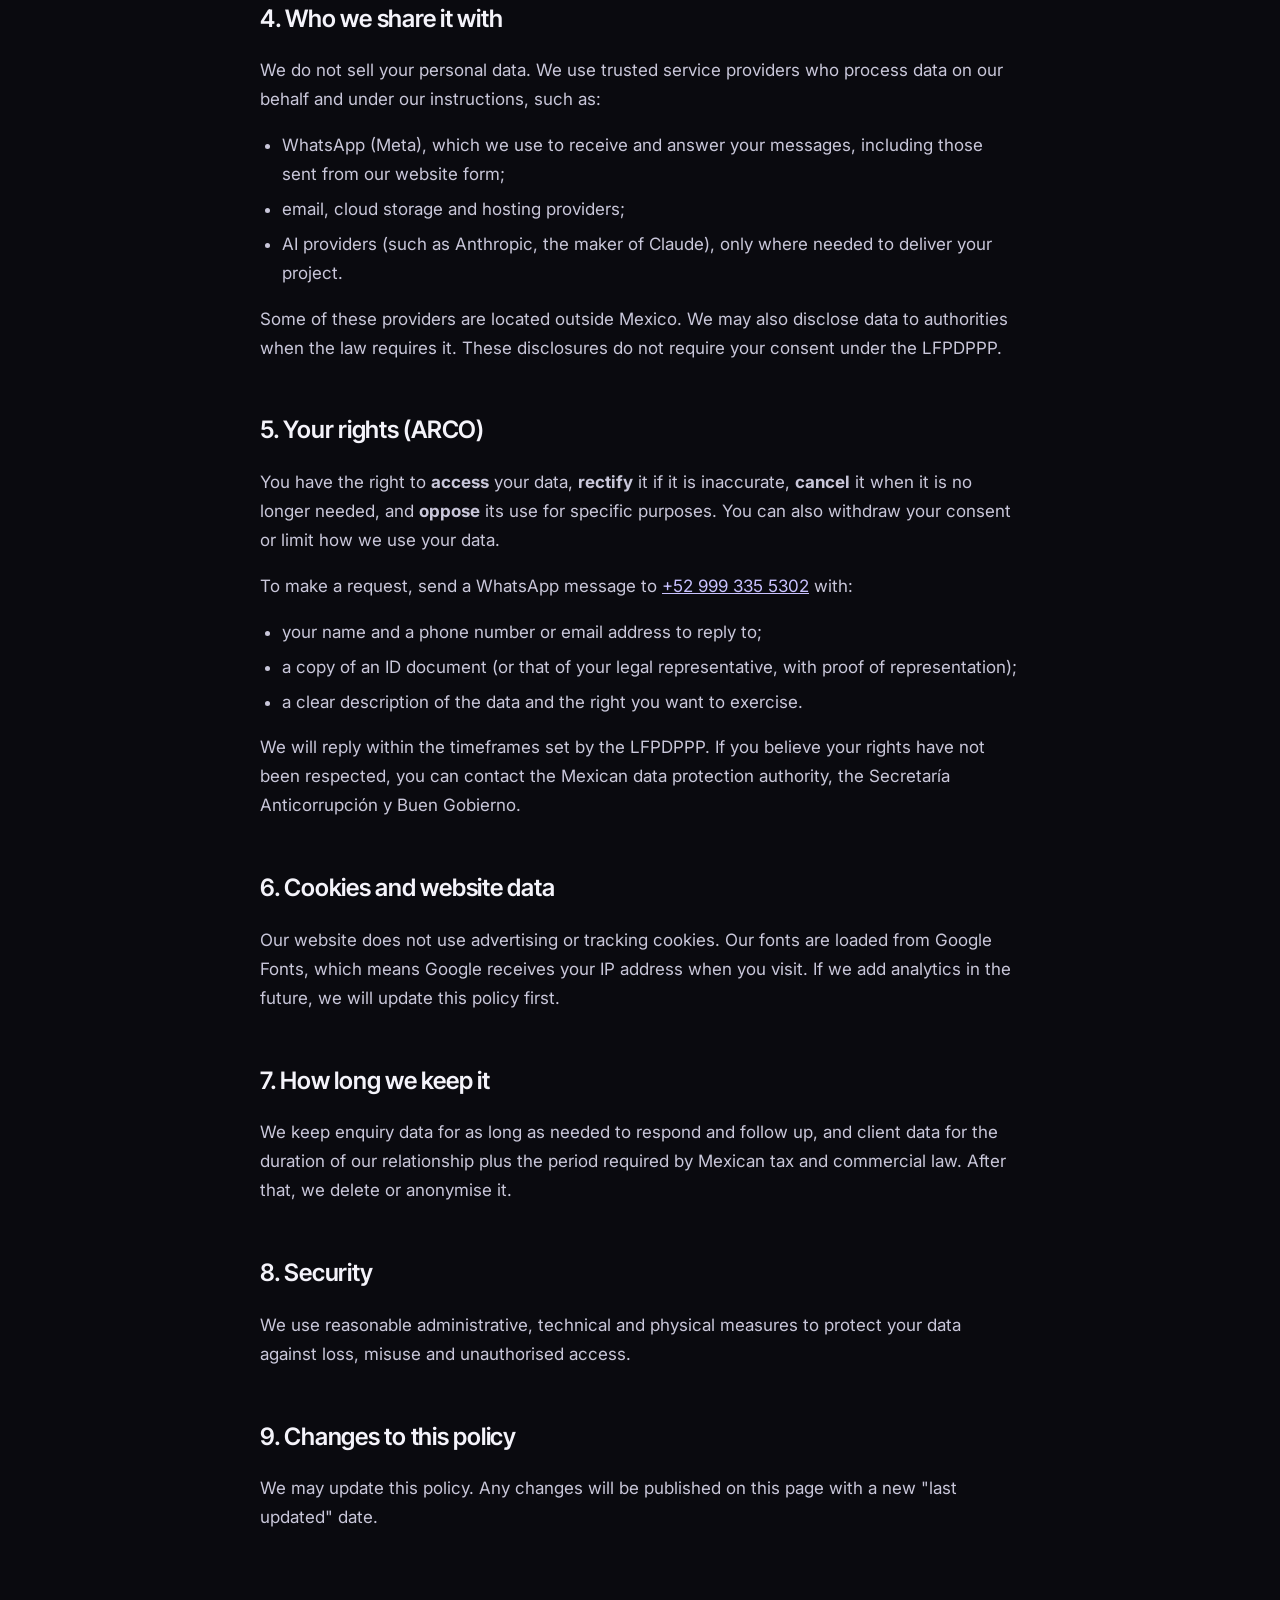
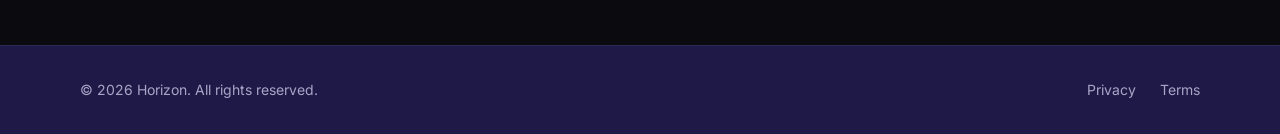
<file: privacy.html>
<!doctype html>
<html lang="en">
<head>
<meta charset="utf-8">
<meta name="viewport" content="width=device-width, initial-scale=1">
<title>Privacy Policy — Horizon</title>
<meta name="description" content="How Horizon collects, uses and protects your personal data.">
<link rel="icon" href="data:image/svg+xml,%3Csvg xmlns='http://www.w3.org/2000/svg' viewBox='0 0 24 24' fill='none' stroke='%238B7CF6' stroke-width='2' stroke-linecap='round'%3E%3Cpath d='M3 15h18'/%3E%3Cpath d='M6 15a6 6 0 0 1 12 0'/%3E%3Cpath d='M7 19h10'/%3E%3C/svg%3E">
<link rel="alternate" hreflang="es" href="https://www.horizontech.com.mx/es/privacidad.html">
<link rel="preconnect" href="https://fonts.googleapis.com">
<link rel="stylesheet" href="https://fonts.googleapis.com/css2?family=Inter:wght@400;500;600&family=Inter+Tight:wght@500;600;700&display=swap">
<style>
body{margin:0;background:#0A0A0F;color:#F4F3FA;font-family:Inter,system-ui,sans-serif;font-size:17px;line-height:1.7}
a{color:#C9C2FF}a:hover{color:#FFFFFF}
.wrap{max-width:1120px;margin:0 auto;padding:20px 24px}
header{border-bottom:1px solid #1E1E2C}
nav{display:flex;flex-wrap:wrap;align-items:center;justify-content:space-between;gap:16px}
.logo{display:flex;align-items:center;gap:10px;text-decoration:none;color:#F4F3FA;font-family:'Inter Tight',sans-serif;font-weight:700;font-size:20px}
.navlinks{display:flex;gap:24px;font-size:15px}.navlinks a{color:#B7B5CA;text-decoration:none}
.hero{background:linear-gradient(180deg,#0A0A0F 0%,#1E1946 100%)}
.hero .inner{max-width:760px;margin:0 auto;padding:96px 24px 64px}
.eyebrow{margin:0 0 16px;font-size:14px;font-weight:500;letter-spacing:.08em;text-transform:uppercase;color:#8B7CF6}
h1{margin:0;font-family:'Inter Tight',sans-serif;font-weight:600;font-size:clamp(36px,5vw,56px);line-height:1.08;letter-spacing:-.03em}
.updated{margin:20px 0 0;color:#8E8CA3;font-size:15px}
main{max-width:760px;margin:0 auto;padding:56px 24px 96px}
h2{margin:48px 0 12px;font-family:'Inter Tight',sans-serif;font-weight:600;font-size:24px;letter-spacing:-.01em}
p,li{color:#C9C7DA}ul{padding-left:22px}li{margin:6px 0}
.note{padding:20px 24px;border:1px solid #2E2A55;border-radius:16px;background:#110F22;color:#C9C4EA;font-size:15px}
footer{border-top:1px solid #2E2A55;background:#1E1946}
footer .wrap{display:flex;flex-wrap:wrap;justify-content:space-between;gap:16px;padding:32px 24px;font-size:14px;color:#A9A5C8}
footer a{color:#A9A5C8;text-decoration:none;margin-left:24px}
</style>
</head>
<body>
<header><div class="wrap"><nav aria-label="Main">
  <a class="logo" href="/"><svg width="22" height="22" viewBox="0 0 24 24" fill="none" stroke="#8B7CF6" stroke-width="2" stroke-linecap="round" aria-hidden="true"><path d="M3 15h18"/><path d="M6 15a6 6 0 0 1 12 0"/><path d="M7 19h10"/></svg>Horizon</a>
  <div class="navlinks"><a href="/">Home</a><a href="/es/privacidad.html" lang="es" aria-label="Ver en español">ES</a></div>
</nav></div></header>

<section class="hero"><div class="inner">
  <p class="eyebrow">Legal</p>
  <h1>Privacy Policy</h1>
  <p class="updated">Last updated: 30 October 2026</p>
</div></section>

<main>
  <p>This policy explains how we collect, use and protect your personal data, in line with Mexico's Federal Law on the Protection of Personal Data Held by Private Parties (LFPDPPP). The Spanish version, our <a href="/es/privacidad.html">Aviso de Privacidad</a>, is the official notice under Mexican law.</p>

  <h2>1. Who is responsible for your data</h2>
  <p>Horizon, a trading name of Joshua Aaron Cooper Northcott, an individual registered for business activity in Mexico (persona física con actividad empresarial, RFC NOJO850308FA2), with its address at Botánico, Conkal, Yucatán, C.P. 97345, México, is responsible for your personal data. Contact: <a href="https://wa.me/529993355302">WhatsApp +52 999 335 5302</a>.</p>

  <h2>2. What data we collect</h2>
  <ul>
    <li><strong>Identification and contact data:</strong> name, email address, phone number, company and job title.</li>
    <li><strong>Project information:</strong> what you tell us about your business and your project through our form, by email, on calls or in meetings.</li>
    <li><strong>Billing data</strong> (clients only): tax details such as RFC, legal name and fiscal address, needed to issue invoices.</li>
  </ul>
  <p>We do not ask for sensitive personal data. Please do not send it to us through our contact form.</p>

  <h2>3. Why we use it</h2>
  <p><strong>Primary purposes</strong> — needed to deal with you:</p>
  <ul>
    <li>answering your enquiries and arranging calls;</li>
    <li>preparing proposals and quotes;</li>
    <li>providing our services and managing our working relationship;</li>
    <li>invoicing and meeting our legal and tax obligations.</li>
  </ul>
  <p><strong>Secondary purposes</strong> — not needed for our services:</p>
  <ul>
    <li>occasionally sending you news, insights or offers about our services.</li>
  </ul>
  <p>If you do not want your data used for secondary purposes, message us on WhatsApp at any time. Saying no will not affect our services to you.</p>

  <h2>4. Who we share it with</h2>
  <p>We do not sell your personal data. We use trusted service providers who process data on our behalf and under our instructions, such as:</p>
  <ul>
    <li>WhatsApp (Meta), which we use to receive and answer your messages, including those sent from our website form;</li>
    <li>email, cloud storage and hosting providers;</li>
    <li>AI providers (such as Anthropic, the maker of Claude), only where needed to deliver your project.</li>
  </ul>
  <p>Some of these providers are located outside Mexico. We may also disclose data to authorities when the law requires it. These disclosures do not require your consent under the LFPDPPP.</p>

  <h2>5. Your rights (ARCO)</h2>
  <p>You have the right to <strong>access</strong> your data, <strong>rectify</strong> it if it is inaccurate, <strong>cancel</strong> it when it is no longer needed, and <strong>oppose</strong> its use for specific purposes. You can also withdraw your consent or limit how we use your data.</p>
  <p>To make a request, send a WhatsApp message to <a href="https://wa.me/529993355302">+52 999 335 5302</a> with:</p>
  <ul>
    <li>your name and a phone number or email address to reply to;</li>
    <li>a copy of an ID document (or that of your legal representative, with proof of representation);</li>
    <li>a clear description of the data and the right you want to exercise.</li>
  </ul>
  <p>We will reply within the timeframes set by the LFPDPPP. If you believe your rights have not been respected, you can contact the Mexican data protection authority, the Secretaría Anticorrupción y Buen Gobierno.</p>

  <h2>6. Cookies and website data</h2>
  <p>Our website does not use advertising or tracking cookies. Our fonts are loaded from Google Fonts, which means Google receives your IP address when you visit. If we add analytics in the future, we will update this policy first.</p>

  <h2>7. How long we keep it</h2>
  <p>We keep enquiry data for as long as needed to respond and follow up, and client data for the duration of our relationship plus the period required by Mexican tax and commercial law. After that, we delete or anonymise it.</p>

  <h2>8. Security</h2>
  <p>We use reasonable administrative, technical and physical measures to protect your data against loss, misuse and unauthorised access.</p>

  <h2>9. Changes to this policy</h2>
  <p>We may update this policy. Any changes will be published on this page with a new "last updated" date.</p>
</main>

<footer><div class="wrap">
  <span>© 2026 Horizon. All rights reserved.</span>
  <span><a href="/privacy.html">Privacy</a><a href="/terms.html">Terms</a></span>
</div></footer>
</body>
</html>
</file>
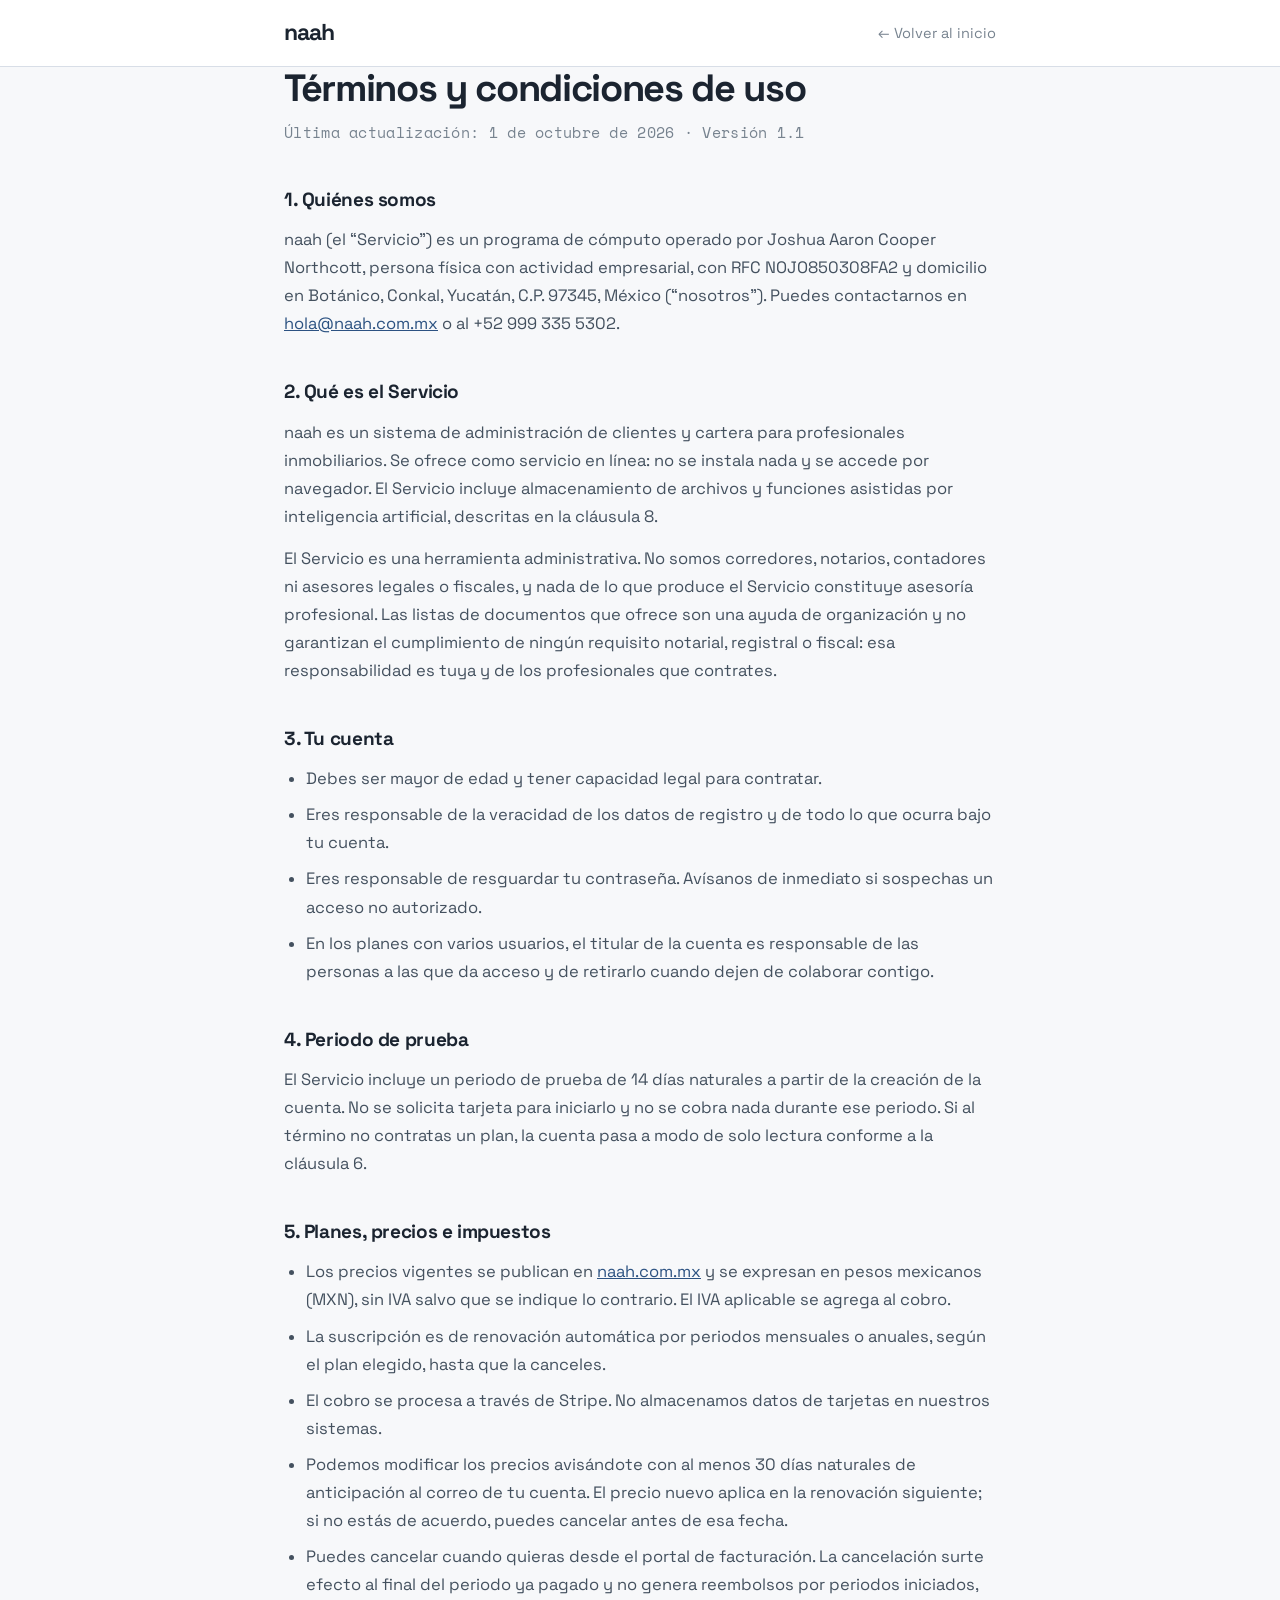
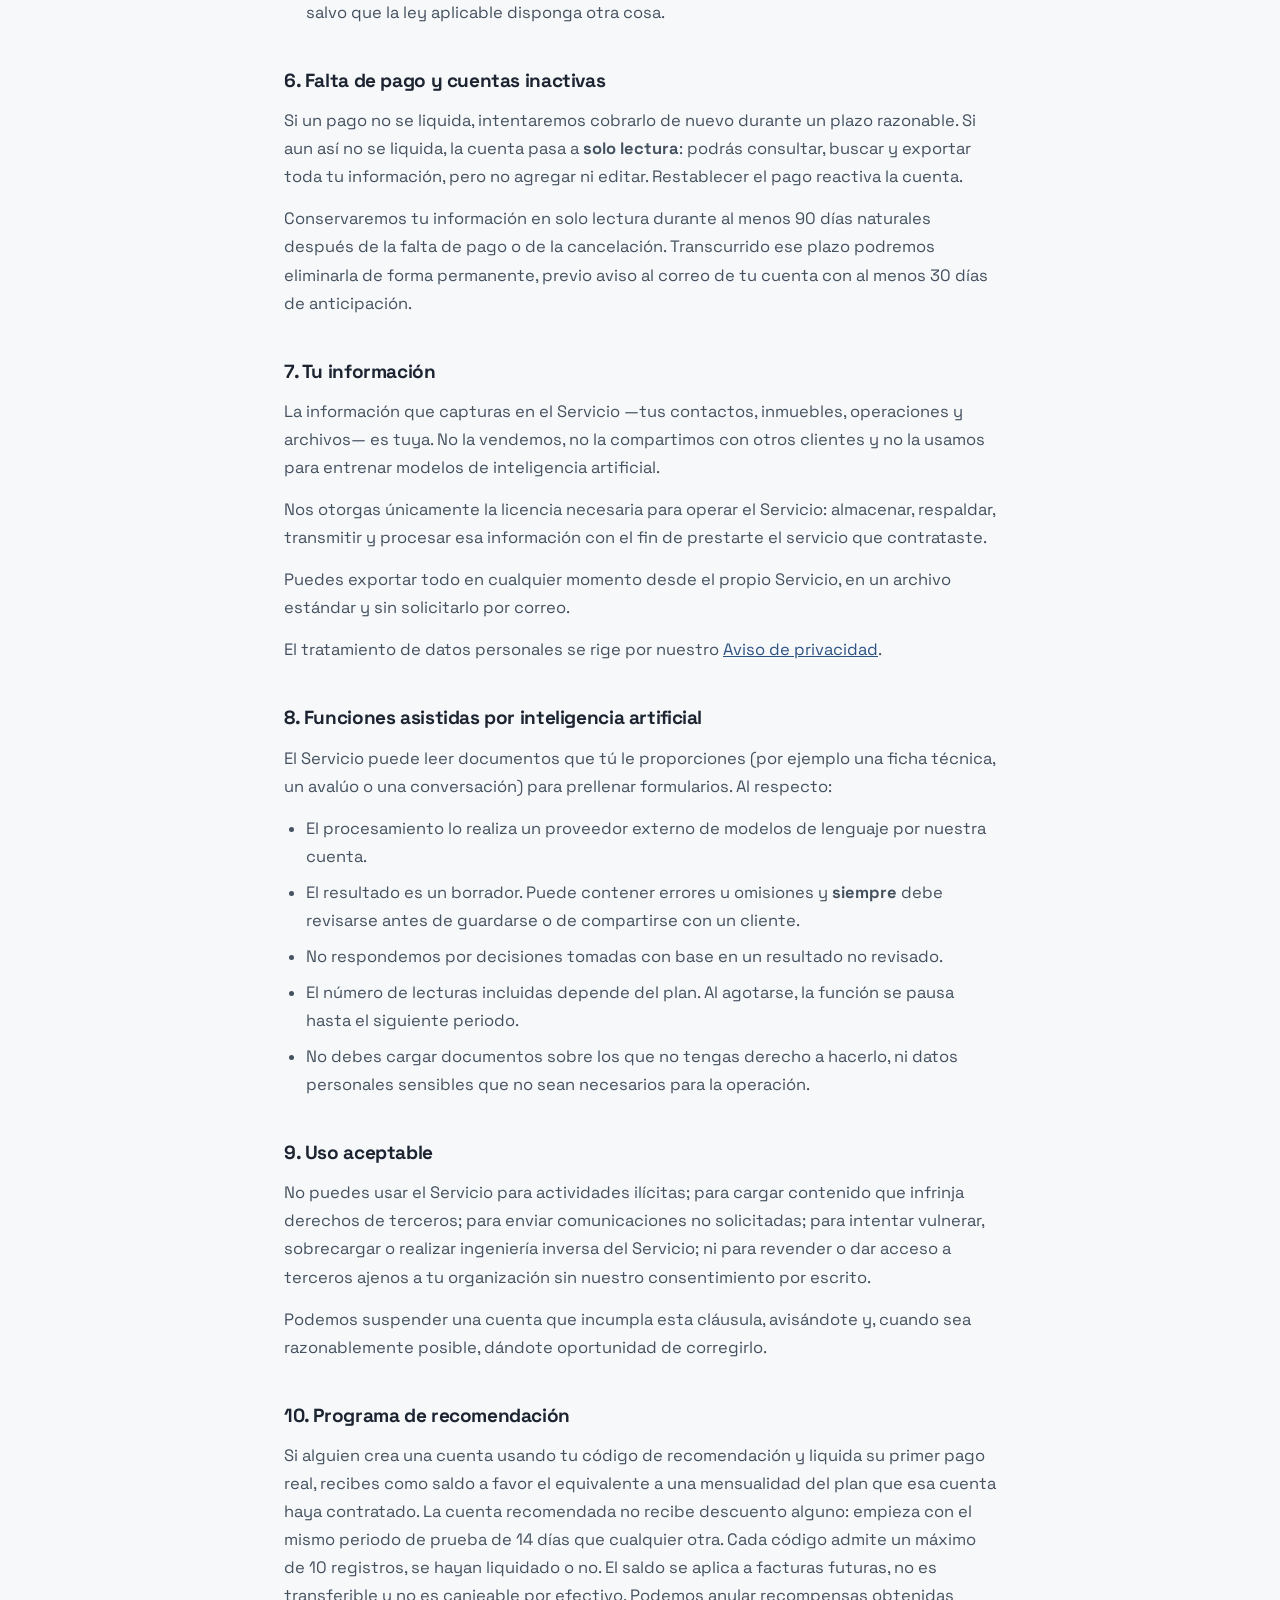
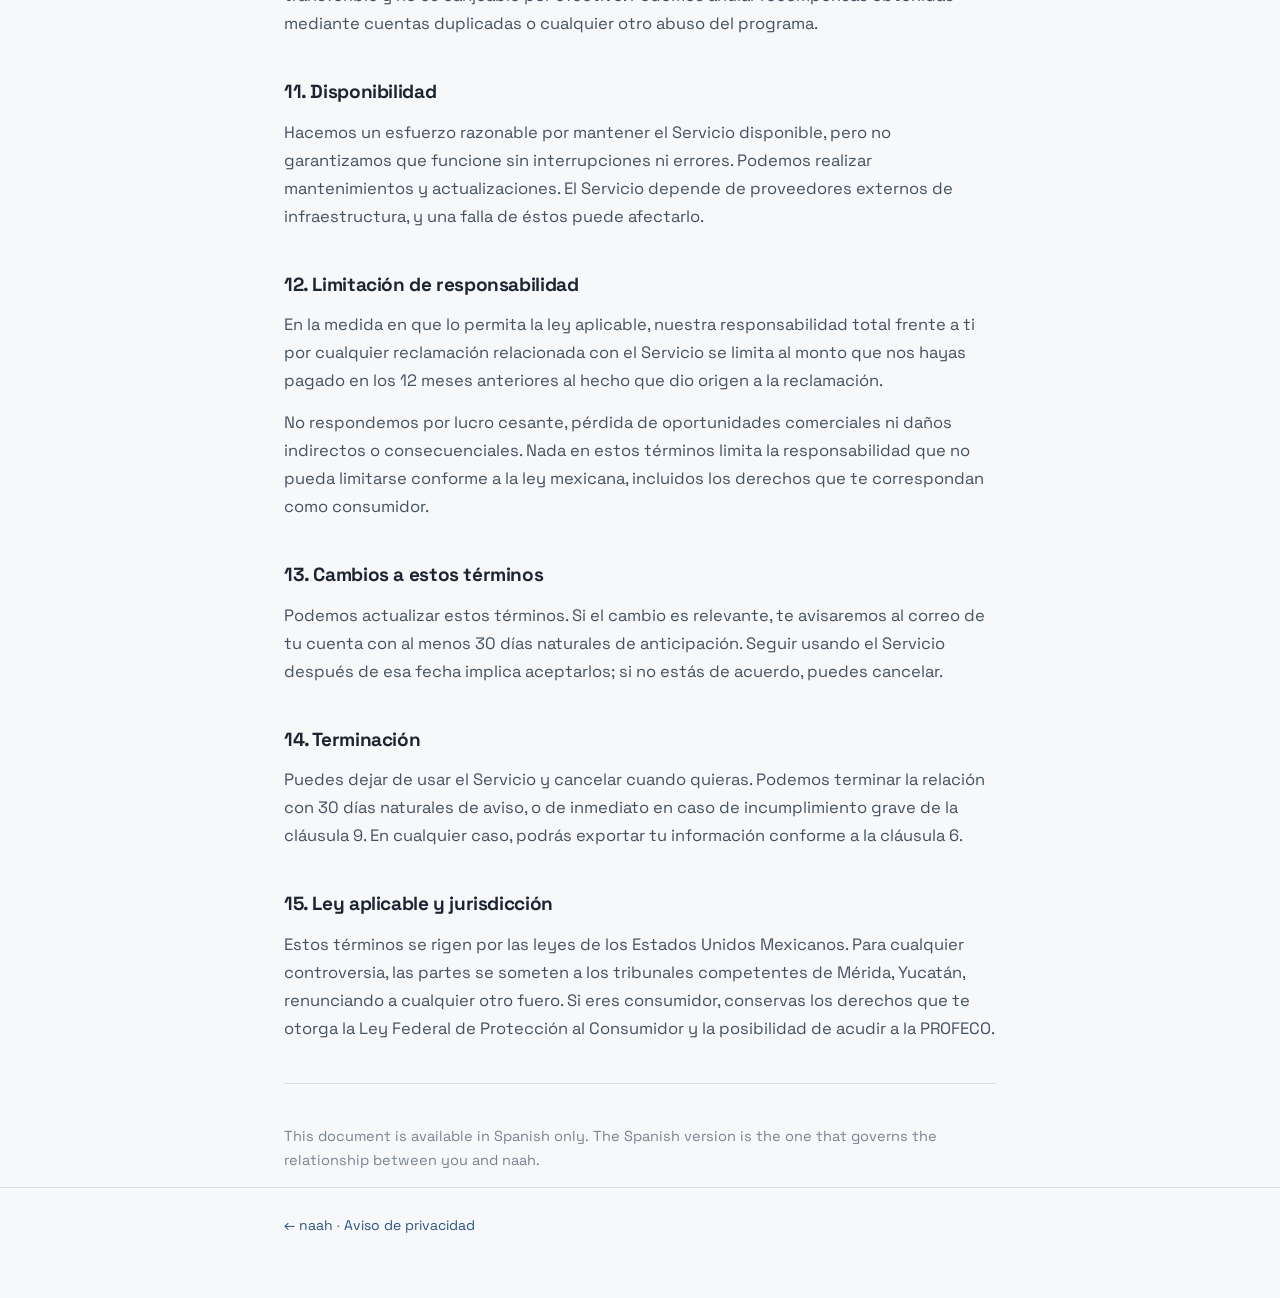
<file: terminos.html>
<!doctype html>
<html lang="es">
<head>
<meta charset="utf-8">
<meta name="viewport" content="width=device-width,initial-scale=1">
<title>Términos y condiciones — naah</title>
<meta name="robots" content="index,follow">
<meta name="theme-color" content="#F7F8FA">
<link rel="preconnect" href="https://fonts.googleapis.com">
<link rel="preconnect" href="https://fonts.gstatic.com" crossorigin>
<link rel="stylesheet" href="https://fonts.googleapis.com/css2?family=Space+Grotesk:wght@400;500;700&family=Space+Mono:wght@400&display=swap">
<link rel="stylesheet" href="legal.css">
<link rel="icon" href="data:image/svg+xml,<svg xmlns='http://www.w3.org/2000/svg' viewBox='0 0 100 100'><rect width='100' height='100' rx='22' fill='%232C5282'/><g transform='translate(50 50) scale(0.74) translate(-50 -50)'><path d='M16 84V52a34 34 0 0 1 68 0v32H64V52a14 14 0 0 0-28 0v32Z' fill='%23FFFDF8'/></g></svg>">
</head>
<body>

<header>
  <div class="wrap bar">
    <a class="mark" href="index.html">naah</a>
    <a class="back" href="index.html">← Volver al inicio</a>
  </div>
</header>

<main class="wrap">

  <h1>Términos y condiciones de uso</h1>
  <p class="sub">Última actualización: 1 de octubre de 2026 · Versión 1.1</p>


  <h2>1. Quiénes somos</h2>
  <p>naah (el “Servicio”) es un programa de cómputo operado por Joshua Aaron Cooper Northcott, persona física con actividad empresarial, con RFC NOJO850308FA2 y domicilio en Botánico, Conkal, Yucatán, C.P. 97345, México (“nosotros”). Puedes contactarnos en <a href="mailto:hola@naah.com.mx">hola@naah.com.mx</a> o al +52 999 335 5302.</p>

  <h2>2. Qué es el Servicio</h2>
  <p>naah es un sistema de administración de clientes y cartera para profesionales inmobiliarios. Se ofrece como servicio en línea: no se instala nada y se accede por navegador. El Servicio incluye almacenamiento de archivos y funciones asistidas por inteligencia artificial, descritas en la cláusula 8.</p>
  <p>El Servicio es una herramienta administrativa. No somos corredores, notarios, contadores ni asesores legales o fiscales, y nada de lo que produce el Servicio constituye asesoría profesional. Las listas de documentos que ofrece son una ayuda de organización y no garantizan el cumplimiento de ningún requisito notarial, registral o fiscal: esa responsabilidad es tuya y de los profesionales que contrates.</p>

  <h2>3. Tu cuenta</h2>
  <ul>
    <li>Debes ser mayor de edad y tener capacidad legal para contratar.</li>
    <li>Eres responsable de la veracidad de los datos de registro y de todo lo que ocurra bajo tu cuenta.</li>
    <li>Eres responsable de resguardar tu contraseña. Avísanos de inmediato si sospechas un acceso no autorizado.</li>
    <li>En los planes con varios usuarios, el titular de la cuenta es responsable de las personas a las que da acceso y de retirarlo cuando dejen de colaborar contigo.</li>
  </ul>

  <h2>4. Periodo de prueba</h2>
  <p>El Servicio incluye un periodo de prueba de 14 días naturales a partir de la creación de la cuenta. No se solicita tarjeta para iniciarlo y no se cobra nada durante ese periodo. Si al término no contratas un plan, la cuenta pasa a modo de solo lectura conforme a la cláusula 6.</p>

  <h2>5. Planes, precios e impuestos</h2>
  <ul>
    <li>Los precios vigentes se publican en <a href="index.html#precios">naah.com.mx</a> y se expresan en pesos mexicanos (MXN), sin IVA salvo que se indique lo contrario. El IVA aplicable se agrega al cobro.</li>
    <li>La suscripción es de renovación automática por periodos mensuales o anuales, según el plan elegido, hasta que la canceles.</li>
    <li>El cobro se procesa a través de Stripe. No almacenamos datos de tarjetas en nuestros sistemas.</li>
    <li>Podemos modificar los precios avisándote con al menos 30 días naturales de anticipación al correo de tu cuenta. El precio nuevo aplica en la renovación siguiente; si no estás de acuerdo, puedes cancelar antes de esa fecha.</li>
    <li>Puedes cancelar cuando quieras desde el portal de facturación. La cancelación surte efecto al final del periodo ya pagado y no genera reembolsos por periodos iniciados, salvo que la ley aplicable disponga otra cosa.</li>
  </ul>

  <h2>6. Falta de pago y cuentas inactivas</h2>
  <p>Si un pago no se liquida, intentaremos cobrarlo de nuevo durante un plazo razonable. Si aun así no se liquida, la cuenta pasa a <b>solo lectura</b>: podrás consultar, buscar y exportar toda tu información, pero no agregar ni editar. Restablecer el pago reactiva la cuenta.</p>
  <p>Conservaremos tu información en solo lectura durante al menos 90 días naturales después de la falta de pago o de la cancelación. Transcurrido ese plazo podremos eliminarla de forma permanente, previo aviso al correo de tu cuenta con al menos 30 días de anticipación.</p>

  <h2>7. Tu información</h2>
  <p>La información que capturas en el Servicio —tus contactos, inmuebles, operaciones y archivos— es tuya. No la vendemos, no la compartimos con otros clientes y no la usamos para entrenar modelos de inteligencia artificial.</p>
  <p>Nos otorgas únicamente la licencia necesaria para operar el Servicio: almacenar, respaldar, transmitir y procesar esa información con el fin de prestarte el servicio que contrataste.</p>
  <p>Puedes exportar todo en cualquier momento desde el propio Servicio, en un archivo estándar y sin solicitarlo por correo.</p>
  <p>El tratamiento de datos personales se rige por nuestro <a href="privacidad.html">Aviso de privacidad</a>.</p>

  <h2>8. Funciones asistidas por inteligencia artificial</h2>
  <p>El Servicio puede leer documentos que tú le proporciones (por ejemplo una ficha técnica, un avalúo o una conversación) para prellenar formularios. Al respecto:</p>
  <ul>
    <li>El procesamiento lo realiza un proveedor externo de modelos de lenguaje por nuestra cuenta.</li>
    <li>El resultado es un borrador. Puede contener errores u omisiones y <b>siempre</b> debe revisarse antes de guardarse o de compartirse con un cliente.</li>
    <li>No respondemos por decisiones tomadas con base en un resultado no revisado.</li>
    <li>El número de lecturas incluidas depende del plan. Al agotarse, la función se pausa hasta el siguiente periodo.</li>
    <li>No debes cargar documentos sobre los que no tengas derecho a hacerlo, ni datos personales sensibles que no sean necesarios para la operación.</li>
  </ul>

  <h2>9. Uso aceptable</h2>
  <p>No puedes usar el Servicio para actividades ilícitas; para cargar contenido que infrinja derechos de terceros; para enviar comunicaciones no solicitadas; para intentar vulnerar, sobrecargar o realizar ingeniería inversa del Servicio; ni para revender o dar acceso a terceros ajenos a tu organización sin nuestro consentimiento por escrito.</p>
  <p>Podemos suspender una cuenta que incumpla esta cláusula, avisándote y, cuando sea razonablemente posible, dándote oportunidad de corregirlo.</p>

  <h2>10. Programa de recomendación</h2>
  <p>Si alguien crea una cuenta usando tu código de recomendación y liquida su primer pago real, recibes como saldo a favor el equivalente a una mensualidad del plan que esa cuenta haya contratado. La cuenta recomendada no recibe descuento alguno: empieza con el mismo periodo de prueba de 14 días que cualquier otra. Cada código admite un máximo de 10 registros, se hayan liquidado o no. El saldo se aplica a facturas futuras, no es transferible y no es canjeable por efectivo. Podemos anular recompensas obtenidas mediante cuentas duplicadas o cualquier otro abuso del programa.</p>

  <h2>11. Disponibilidad</h2>
  <p>Hacemos un esfuerzo razonable por mantener el Servicio disponible, pero no garantizamos que funcione sin interrupciones ni errores. Podemos realizar mantenimientos y actualizaciones. El Servicio depende de proveedores externos de infraestructura, y una falla de éstos puede afectarlo.</p>

  <h2>12. Limitación de responsabilidad</h2>
  <p>En la medida en que lo permita la ley aplicable, nuestra responsabilidad total frente a ti por cualquier reclamación relacionada con el Servicio se limita al monto que nos hayas pagado en los 12 meses anteriores al hecho que dio origen a la reclamación.</p>
  <p>No respondemos por lucro cesante, pérdida de oportunidades comerciales ni daños indirectos o consecuenciales. Nada en estos términos limita la responsabilidad que no pueda limitarse conforme a la ley mexicana, incluidos los derechos que te correspondan como consumidor.</p>

  <h2>13. Cambios a estos términos</h2>
  <p>Podemos actualizar estos términos. Si el cambio es relevante, te avisaremos al correo de tu cuenta con al menos 30 días naturales de anticipación. Seguir usando el Servicio después de esa fecha implica aceptarlos; si no estás de acuerdo, puedes cancelar.</p>

  <h2>14. Terminación</h2>
  <p>Puedes dejar de usar el Servicio y cancelar cuando quieras. Podemos terminar la relación con 30 días naturales de aviso, o de inmediato en caso de incumplimiento grave de la cláusula 9. En cualquier caso, podrás exportar tu información conforme a la cláusula 6.</p>

  <h2>15. Ley aplicable y jurisdicción</h2>
  <p>Estos términos se rigen por las leyes de los Estados Unidos Mexicanos. Para cualquier controversia, las partes se someten a los tribunales competentes de Mérida, Yucatán, renunciando a cualquier otro fuero. Si eres consumidor, conservas los derechos que te otorga la Ley Federal de Protección al Consumidor y la posibilidad de acudir a la PROFECO.</p>

  <hr>
  <p style="font-size:14.5px;color:#77838F">This document is available in Spanish only. The Spanish version is the one that governs the relationship between you and naah.</p>

</main>

<footer>
  <div class="wrap">
    <a href="index.html">← naah</a> · <a href="privacidad.html">Aviso de privacidad</a>
  </div>
</footer>

<!-- Cloudflare Web Analytics. Cookieless and stores nothing in the
     browser, which is what lets clause 9 of the privacy notice keep
     saying the site sets no tracking cookies. The token is public by
     design: it ships in this page and identifies the site, not the
     account. -->
<script type='module' src='https://static.cloudflareinsights.com/beacon.min.js' data-cf-beacon='{"token": "0ce17af3aefd42b3adac2c09695ae450"}'></script>
<!-- End Cloudflare Web Analytics -->
</body>
</html>
</file>
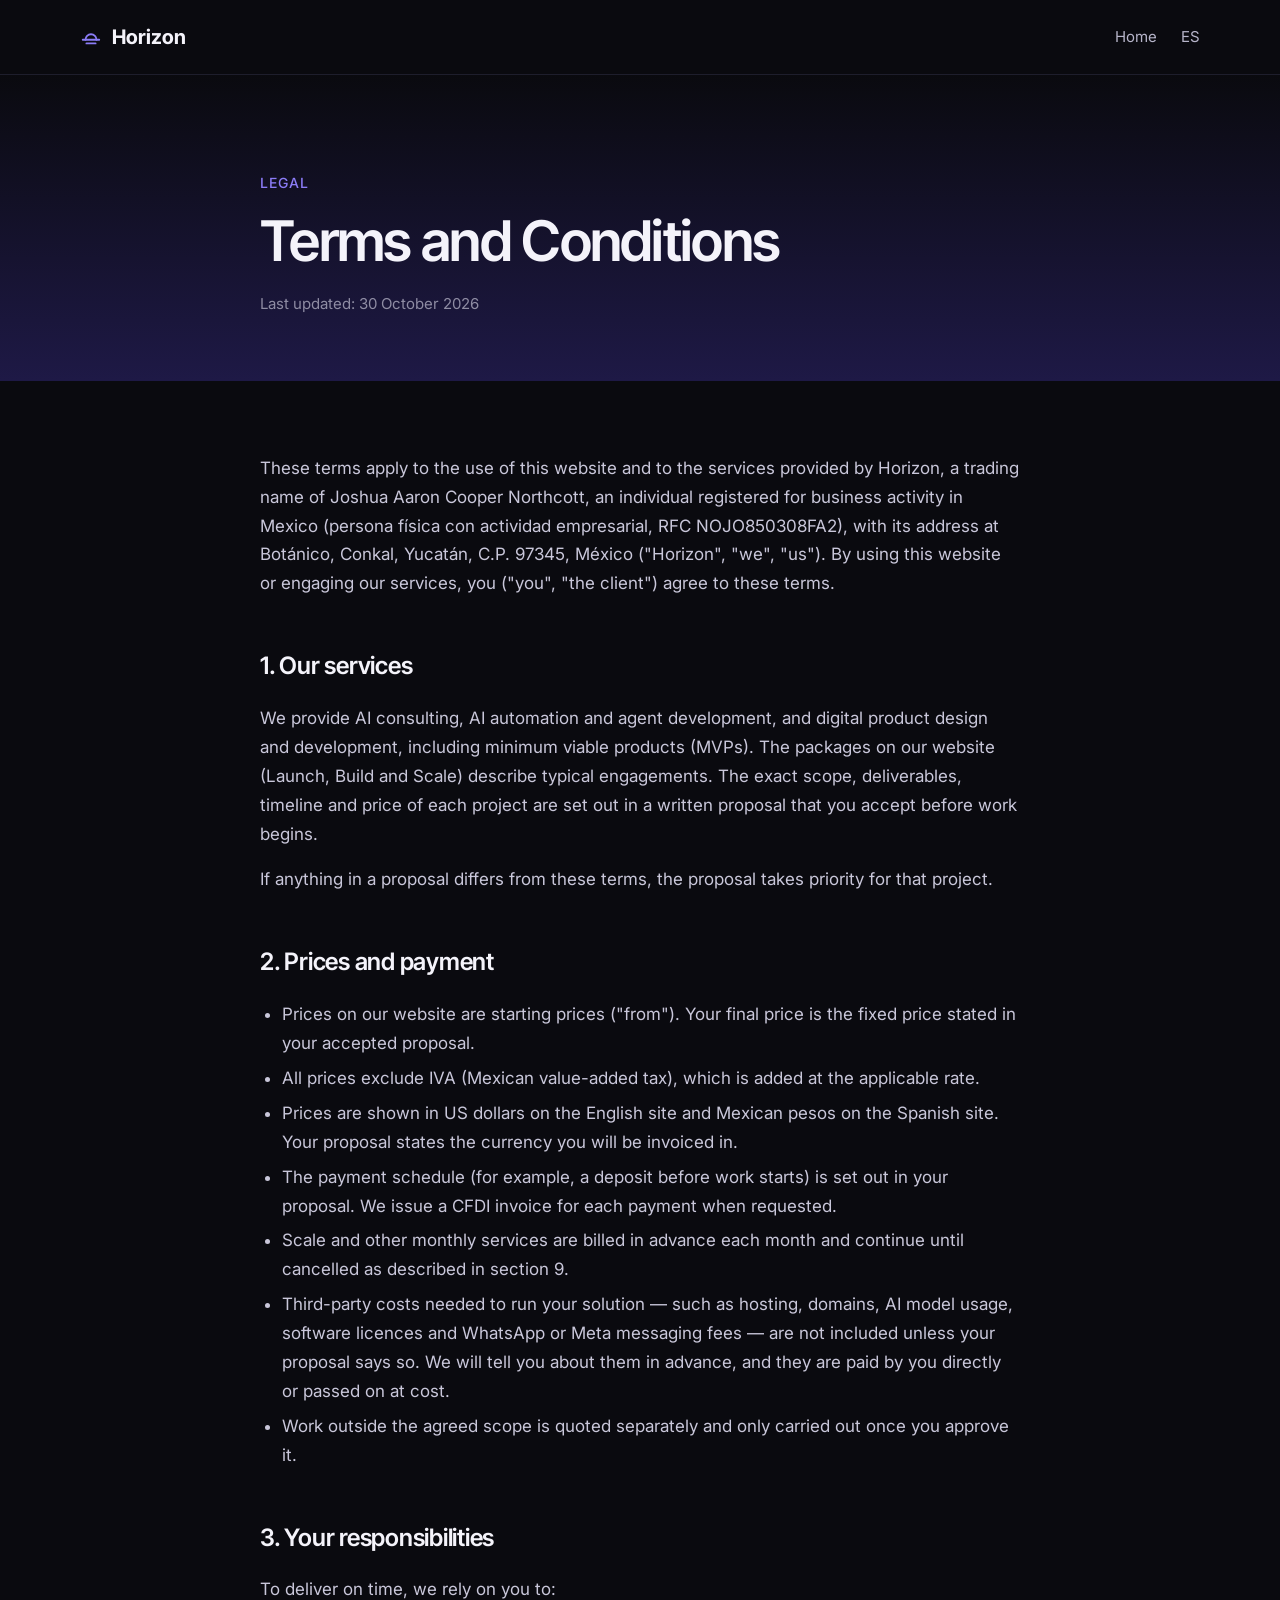
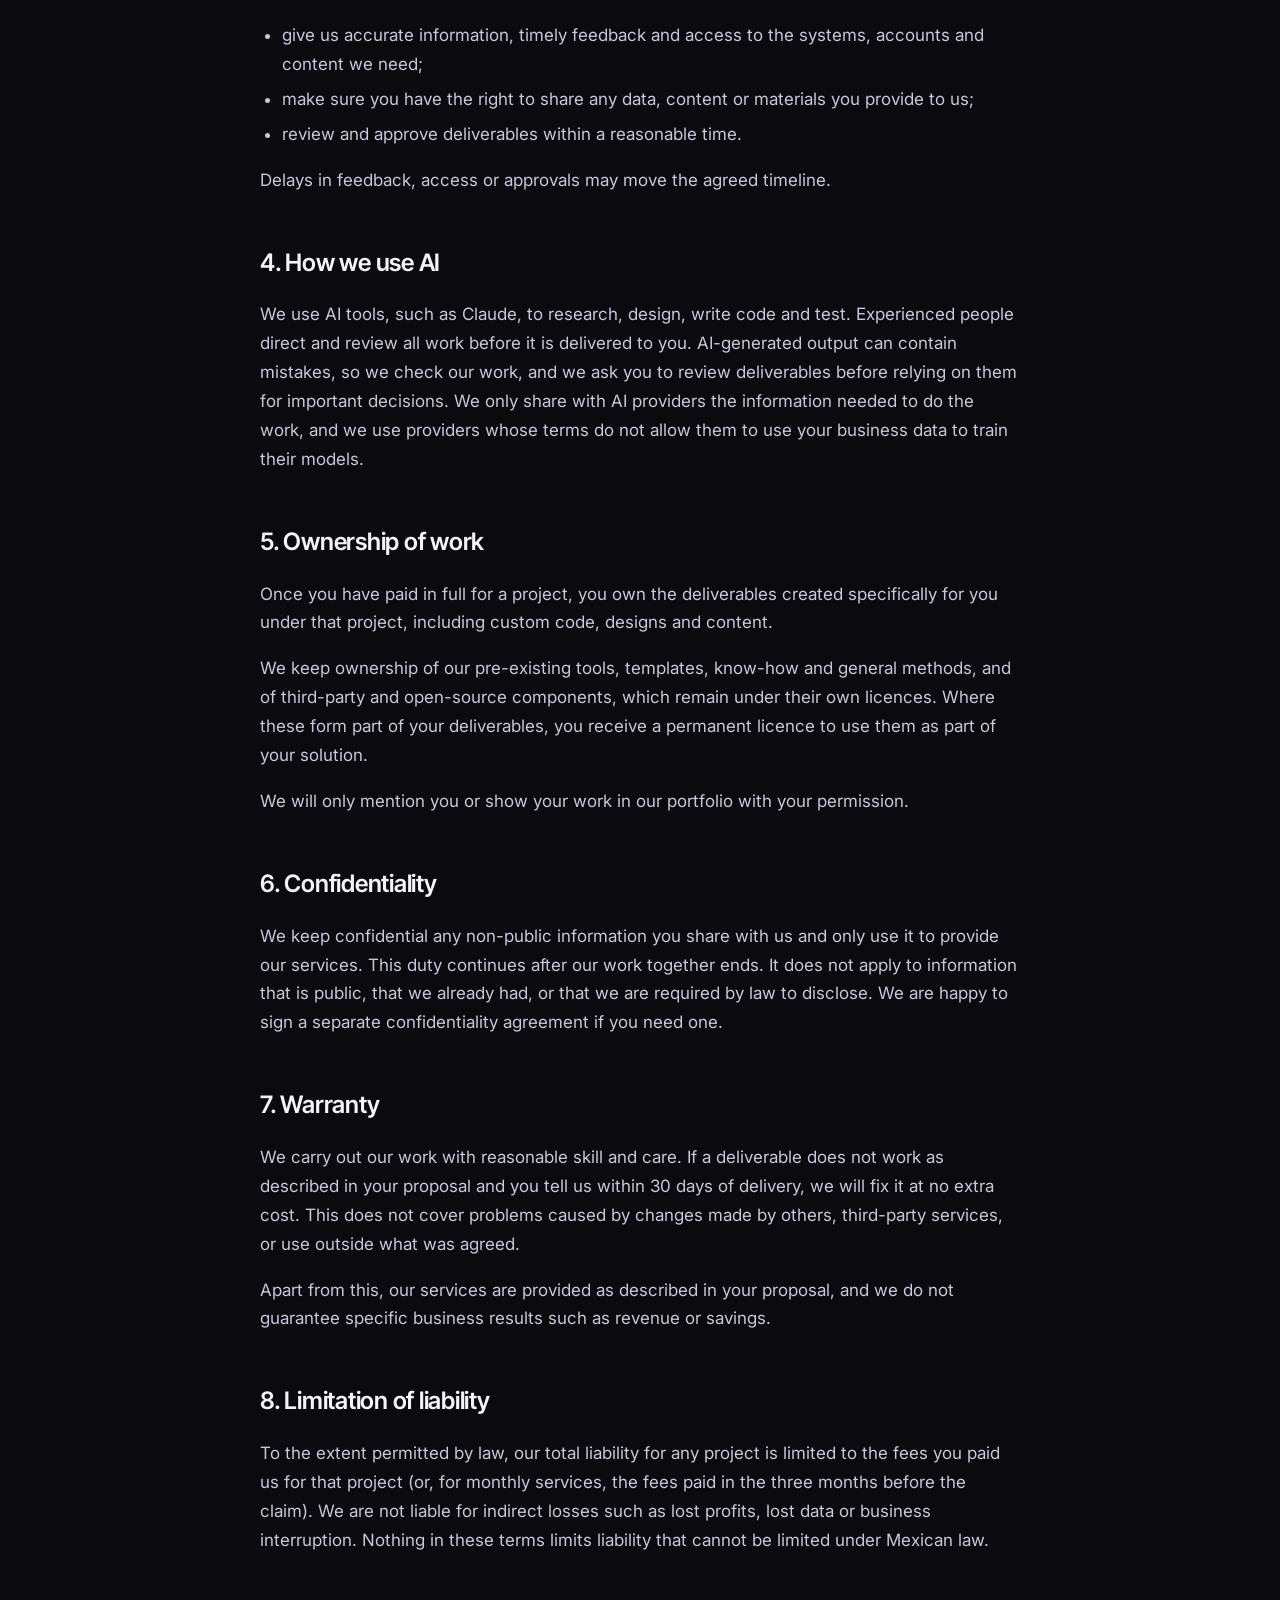
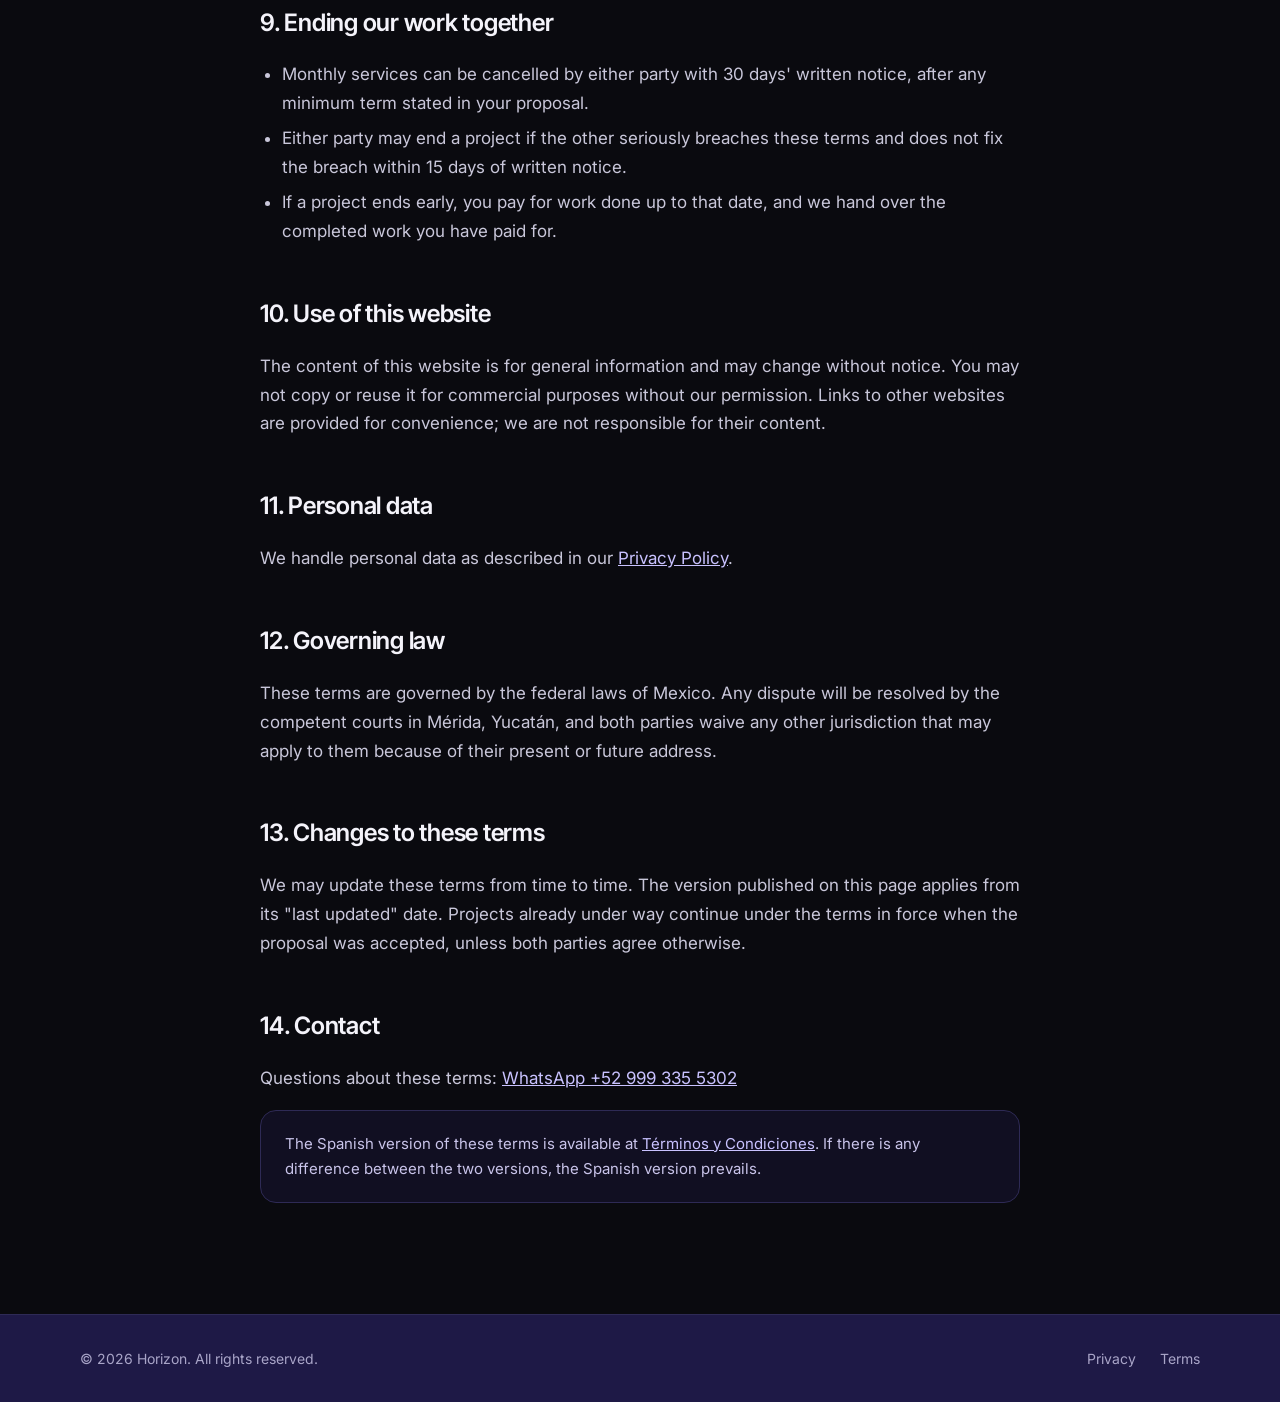
<file: terms.html>
<!doctype html>
<html lang="en">
<head>
<meta charset="utf-8">
<meta name="viewport" content="width=device-width, initial-scale=1">
<title>Terms and Conditions — Horizon</title>
<meta name="description" content="Terms and conditions for Horizon's AI consulting and product development services.">
<link rel="icon" href="data:image/svg+xml,%3Csvg xmlns='http://www.w3.org/2000/svg' viewBox='0 0 24 24' fill='none' stroke='%238B7CF6' stroke-width='2' stroke-linecap='round'%3E%3Cpath d='M3 15h18'/%3E%3Cpath d='M6 15a6 6 0 0 1 12 0'/%3E%3Cpath d='M7 19h10'/%3E%3C/svg%3E">
<link rel="alternate" hreflang="es" href="https://www.horizontech.com.mx/es/terminos.html">
<link rel="preconnect" href="https://fonts.googleapis.com">
<link rel="stylesheet" href="https://fonts.googleapis.com/css2?family=Inter:wght@400;500;600&family=Inter+Tight:wght@500;600;700&display=swap">
<style>
body{margin:0;background:#0A0A0F;color:#F4F3FA;font-family:Inter,system-ui,sans-serif;font-size:17px;line-height:1.7}
a{color:#C9C2FF}a:hover{color:#FFFFFF}
.wrap{max-width:1120px;margin:0 auto;padding:20px 24px}
header{border-bottom:1px solid #1E1E2C}
nav{display:flex;flex-wrap:wrap;align-items:center;justify-content:space-between;gap:16px}
.logo{display:flex;align-items:center;gap:10px;text-decoration:none;color:#F4F3FA;font-family:'Inter Tight',sans-serif;font-weight:700;font-size:20px}
.navlinks{display:flex;gap:24px;font-size:15px}.navlinks a{color:#B7B5CA;text-decoration:none}
.hero{background:linear-gradient(180deg,#0A0A0F 0%,#1E1946 100%)}
.hero .inner{max-width:760px;margin:0 auto;padding:96px 24px 64px}
.eyebrow{margin:0 0 16px;font-size:14px;font-weight:500;letter-spacing:.08em;text-transform:uppercase;color:#8B7CF6}
h1{margin:0;font-family:'Inter Tight',sans-serif;font-weight:600;font-size:clamp(36px,5vw,56px);line-height:1.08;letter-spacing:-.03em}
.updated{margin:20px 0 0;color:#8E8CA3;font-size:15px}
main{max-width:760px;margin:0 auto;padding:56px 24px 96px}
h2{margin:48px 0 12px;font-family:'Inter Tight',sans-serif;font-weight:600;font-size:24px;letter-spacing:-.01em}
p,li{color:#C9C7DA}ul{padding-left:22px}li{margin:6px 0}
.note{padding:20px 24px;border:1px solid #2E2A55;border-radius:16px;background:#110F22;color:#C9C4EA;font-size:15px}
footer{border-top:1px solid #2E2A55;background:#1E1946}
footer .wrap{display:flex;flex-wrap:wrap;justify-content:space-between;gap:16px;padding:32px 24px;font-size:14px;color:#A9A5C8}
footer a{color:#A9A5C8;text-decoration:none;margin-left:24px}
</style>
</head>
<body>
<header><div class="wrap"><nav aria-label="Main">
  <a class="logo" href="/"><svg width="22" height="22" viewBox="0 0 24 24" fill="none" stroke="#8B7CF6" stroke-width="2" stroke-linecap="round" aria-hidden="true"><path d="M3 15h18"/><path d="M6 15a6 6 0 0 1 12 0"/><path d="M7 19h10"/></svg>Horizon</a>
  <div class="navlinks"><a href="/">Home</a><a href="/es/terminos.html" lang="es" aria-label="Ver en español">ES</a></div>
</nav></div></header>

<section class="hero"><div class="inner">
  <p class="eyebrow">Legal</p>
  <h1>Terms and Conditions</h1>
  <p class="updated">Last updated: 30 October 2026</p>
</div></section>

<main>
  <p>These terms apply to the use of this website and to the services provided by Horizon, a trading name of Joshua Aaron Cooper Northcott, an individual registered for business activity in Mexico (persona física con actividad empresarial, RFC NOJO850308FA2), with its address at Botánico, Conkal, Yucatán, C.P. 97345, México ("Horizon", "we", "us"). By using this website or engaging our services, you ("you", "the client") agree to these terms.</p>

  <h2>1. Our services</h2>
  <p>We provide AI consulting, AI automation and agent development, and digital product design and development, including minimum viable products (MVPs). The packages on our website (Launch, Build and Scale) describe typical engagements. The exact scope, deliverables, timeline and price of each project are set out in a written proposal that you accept before work begins.</p>
  <p>If anything in a proposal differs from these terms, the proposal takes priority for that project.</p>

  <h2>2. Prices and payment</h2>
  <ul>
    <li>Prices on our website are starting prices ("from"). Your final price is the fixed price stated in your accepted proposal.</li>
    <li>All prices exclude IVA (Mexican value-added tax), which is added at the applicable rate.</li>
    <li>Prices are shown in US dollars on the English site and Mexican pesos on the Spanish site. Your proposal states the currency you will be invoiced in.</li>
    <li>The payment schedule (for example, a deposit before work starts) is set out in your proposal. We issue a CFDI invoice for each payment when requested.</li>
    <li>Scale and other monthly services are billed in advance each month and continue until cancelled as described in section 9.</li>
    <li>Third-party costs needed to run your solution — such as hosting, domains, AI model usage, software licences and WhatsApp or Meta messaging fees — are not included unless your proposal says so. We will tell you about them in advance, and they are paid by you directly or passed on at cost.</li>
    <li>Work outside the agreed scope is quoted separately and only carried out once you approve it.</li>
  </ul>

  <h2>3. Your responsibilities</h2>
  <p>To deliver on time, we rely on you to:</p>
  <ul>
    <li>give us accurate information, timely feedback and access to the systems, accounts and content we need;</li>
    <li>make sure you have the right to share any data, content or materials you provide to us;</li>
    <li>review and approve deliverables within a reasonable time.</li>
  </ul>
  <p>Delays in feedback, access or approvals may move the agreed timeline.</p>

  <h2>4. How we use AI</h2>
  <p>We use AI tools, such as Claude, to research, design, write code and test. Experienced people direct and review all work before it is delivered to you. AI-generated output can contain mistakes, so we check our work, and we ask you to review deliverables before relying on them for important decisions. We only share with AI providers the information needed to do the work, and we use providers whose terms do not allow them to use your business data to train their models.</p>

  <h2>5. Ownership of work</h2>
  <p>Once you have paid in full for a project, you own the deliverables created specifically for you under that project, including custom code, designs and content.</p>
  <p>We keep ownership of our pre-existing tools, templates, know-how and general methods, and of third-party and open-source components, which remain under their own licences. Where these form part of your deliverables, you receive a permanent licence to use them as part of your solution.</p>
  <p>We will only mention you or show your work in our portfolio with your permission.</p>

  <h2>6. Confidentiality</h2>
  <p>We keep confidential any non-public information you share with us and only use it to provide our services. This duty continues after our work together ends. It does not apply to information that is public, that we already had, or that we are required by law to disclose. We are happy to sign a separate confidentiality agreement if you need one.</p>

  <h2>7. Warranty</h2>
  <p>We carry out our work with reasonable skill and care. If a deliverable does not work as described in your proposal and you tell us within 30 days of delivery, we will fix it at no extra cost. This does not cover problems caused by changes made by others, third-party services, or use outside what was agreed.</p>
  <p>Apart from this, our services are provided as described in your proposal, and we do not guarantee specific business results such as revenue or savings.</p>

  <h2>8. Limitation of liability</h2>
  <p>To the extent permitted by law, our total liability for any project is limited to the fees you paid us for that project (or, for monthly services, the fees paid in the three months before the claim). We are not liable for indirect losses such as lost profits, lost data or business interruption. Nothing in these terms limits liability that cannot be limited under Mexican law.</p>

  <h2>9. Ending our work together</h2>
  <ul>
    <li>Monthly services can be cancelled by either party with 30 days' written notice, after any minimum term stated in your proposal.</li>
    <li>Either party may end a project if the other seriously breaches these terms and does not fix the breach within 15 days of written notice.</li>
    <li>If a project ends early, you pay for work done up to that date, and we hand over the completed work you have paid for.</li>
  </ul>

  <h2>10. Use of this website</h2>
  <p>The content of this website is for general information and may change without notice. You may not copy or reuse it for commercial purposes without our permission. Links to other websites are provided for convenience; we are not responsible for their content.</p>

  <h2>11. Personal data</h2>
  <p>We handle personal data as described in our <a href="/privacy.html">Privacy Policy</a>.</p>

  <h2>12. Governing law</h2>
  <p>These terms are governed by the federal laws of Mexico. Any dispute will be resolved by the competent courts in Mérida, Yucatán, and both parties waive any other jurisdiction that may apply to them because of their present or future address.</p>

  <h2>13. Changes to these terms</h2>
  <p>We may update these terms from time to time. The version published on this page applies from its "last updated" date. Projects already under way continue under the terms in force when the proposal was accepted, unless both parties agree otherwise.</p>

  <h2>14. Contact</h2>
  <p>Questions about these terms: <a href="https://wa.me/529993355302">WhatsApp +52 999 335 5302</a></p>

  <p class="note">The Spanish version of these terms is available at <a href="/es/terminos.html">Términos y Condiciones</a>. If there is any difference between the two versions, the Spanish version prevails.</p>
</main>

<footer><div class="wrap">
  <span>© 2026 Horizon. All rights reserved.</span>
  <span><a href="/privacy.html">Privacy</a><a href="/terms.html">Terms</a></span>
</div></footer>
</body>
</html>
</file>
<file: legal.css>
/* Shared by the two legal pages. Same palette as the site, set for
   long reading rather than for selling. */
:root{
  color-scheme: light;
  --ground:#F7F8FA; --paper:#FFFFFF; --ink:#1B2430; --ink-2:#44515F;
  --muted:#77838F; --line:#D8DEE7; --accent:#2C5282; --wash:#E7EEF6;
  --radius:9px;
}
*{box-sizing:border-box}
body{
  margin:0;background:var(--ground);color:var(--ink);
  font:400 16.5px/1.7 "Space Grotesk",system-ui,-apple-system,sans-serif;
  -webkit-font-smoothing:antialiased;
}
.wrap{max-width:760px;margin:0 auto;padding:0 24px}
a{color:var(--accent)}
header{border-bottom:1px solid var(--line);background:var(--paper)}
.bar{display:flex;align-items:center;gap:16px;height:66px}
.mark{text-decoration:none;color:var(--ink);font-weight:700;font-size:23px;letter-spacing:-.05em}
.bar .back{margin-left:auto;font-size:14.5px;text-decoration:none;color:var(--muted)}
.bar .back:hover{color:var(--ink)}

main{padding:56px 0 90px}
h1{font-size:clamp(28px,4vw,38px);letter-spacing:-.035em;margin:0 0 10px;line-height:1.14}
.sub{color:var(--muted);font-size:15px;margin:0 0 34px;
  font-family:"Space Mono",ui-monospace,monospace;letter-spacing:.02em}
h2{font-size:19px;letter-spacing:-.02em;margin:38px 0 10px}
h3{font-size:16.5px;margin:24px 0 8px}
p,li{color:var(--ink-2)}
p{margin:0 0 14px}
ul{margin:0 0 16px;padding-left:22px}
li{margin:0 0 8px}
hr{border:0;border-top:1px solid var(--line);margin:40px 0}

.notice{
  background:var(--wash);border:1px solid var(--accent);border-radius:var(--radius);
  padding:18px 20px;margin:0 0 34px;
}
.notice b{display:block;margin-bottom:6px;color:var(--ink)}
.notice p{margin:0;font-size:15px;color:var(--ink-2)}

table{border-collapse:collapse;width:100%;margin:0 0 20px;font-size:15px}
th,td{border:1px solid var(--line);padding:10px 12px;text-align:left;vertical-align:top}
th{background:var(--paper);font-weight:500;color:var(--ink)}

footer{border-top:1px solid var(--line);padding:26px 0 60px;font-size:14px;color:var(--muted)}
footer a{text-decoration:none}
</file>
